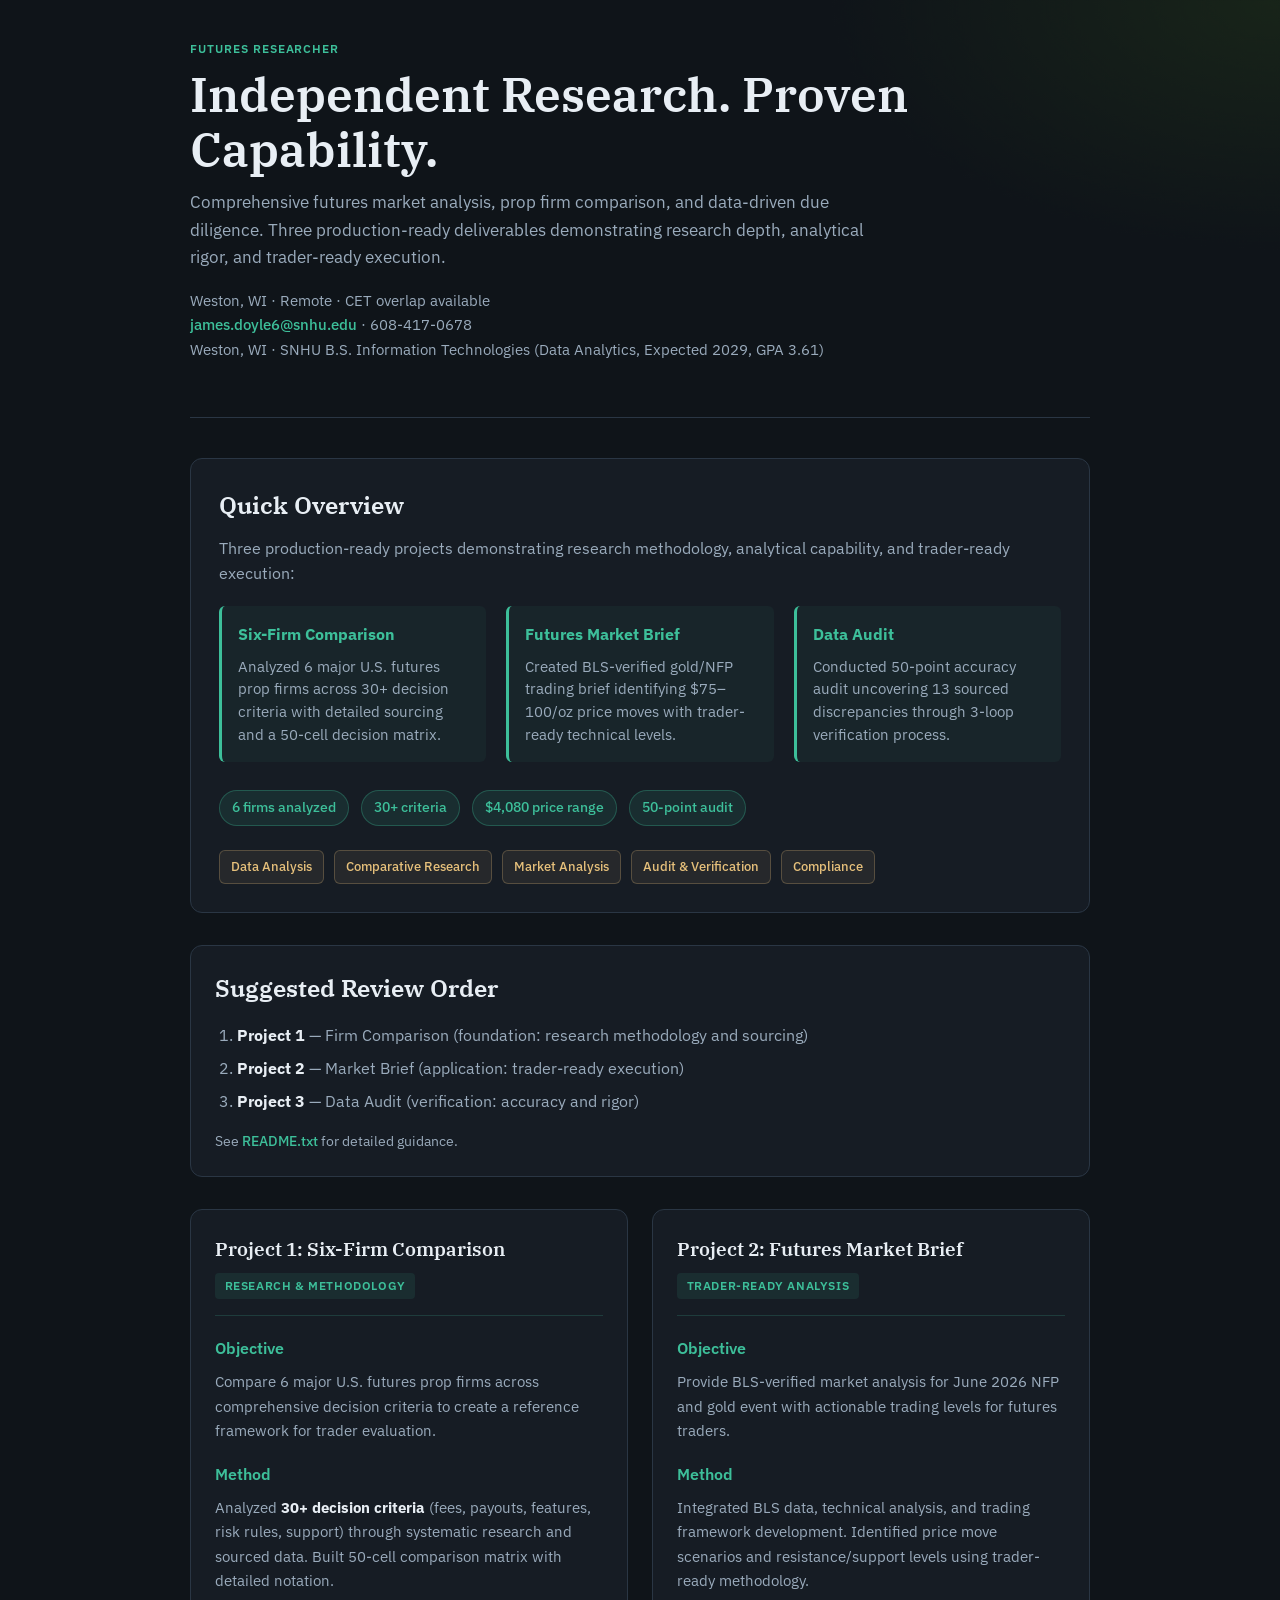
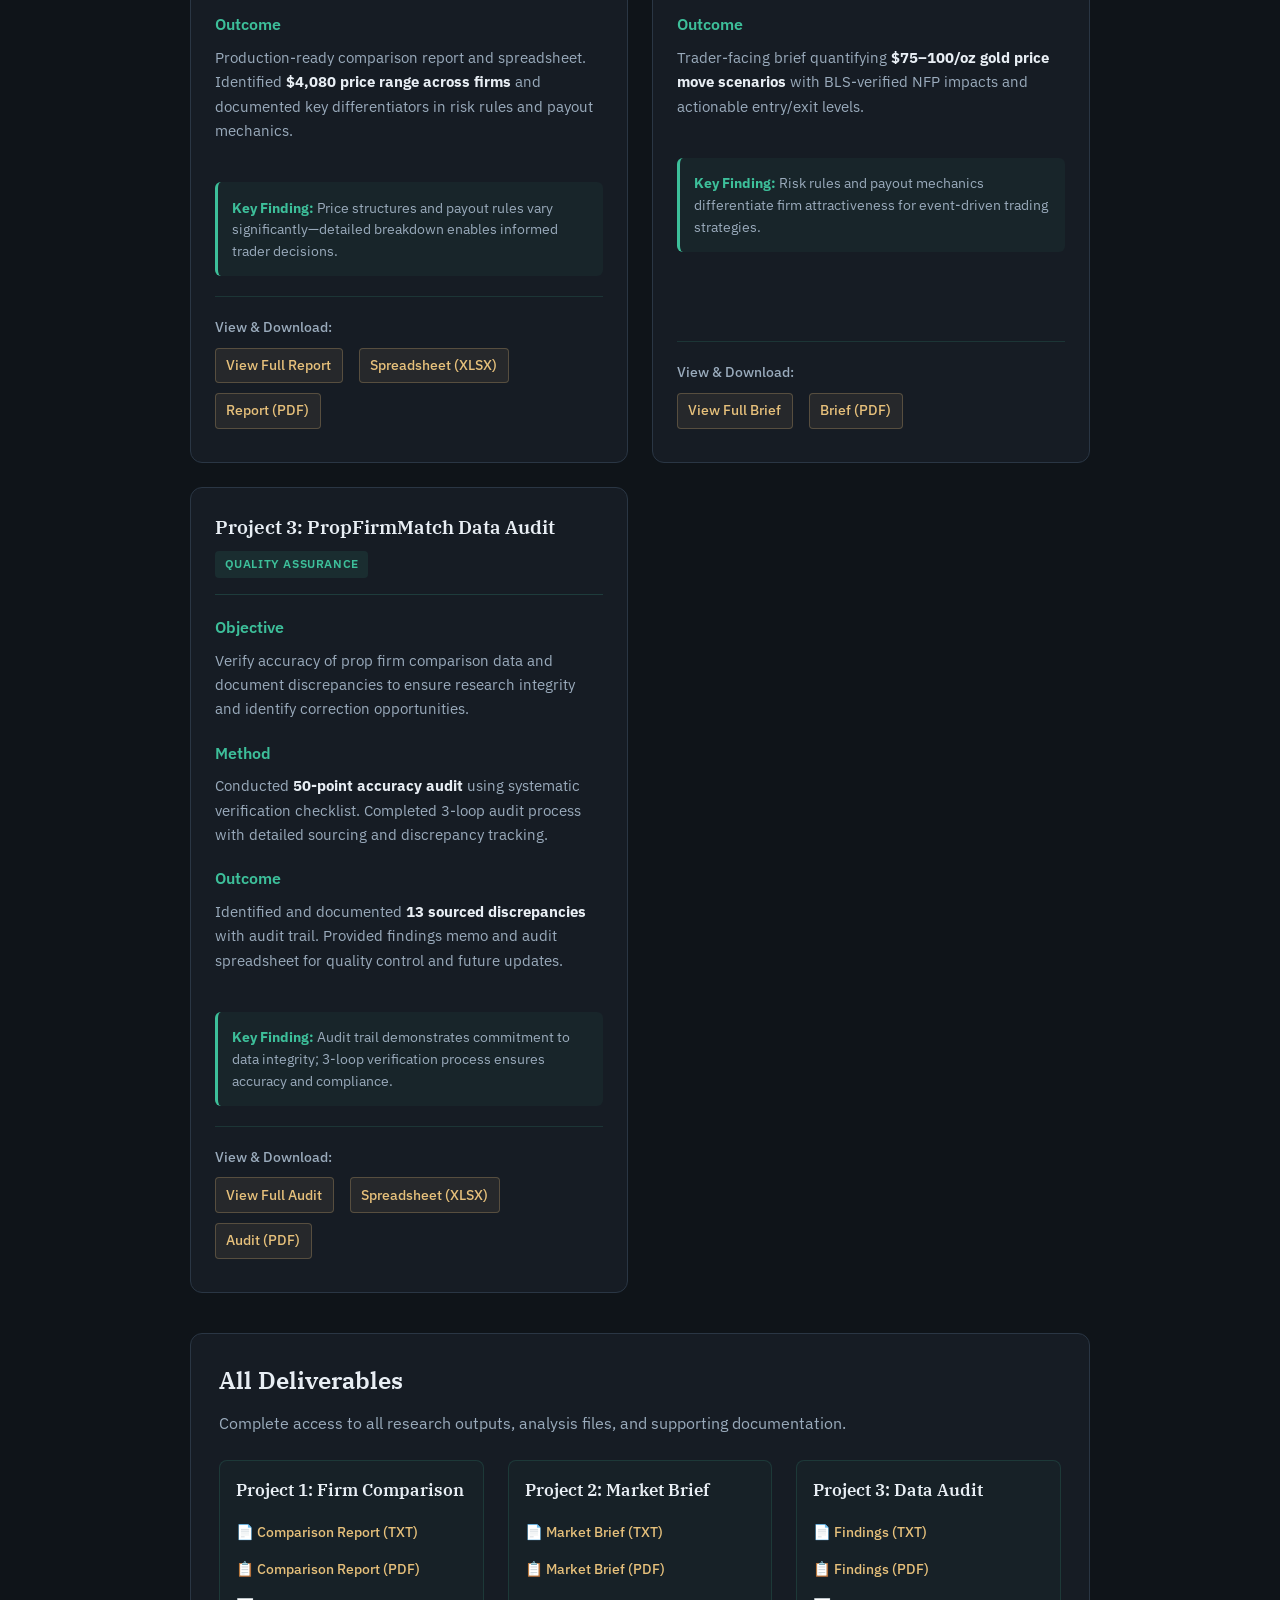
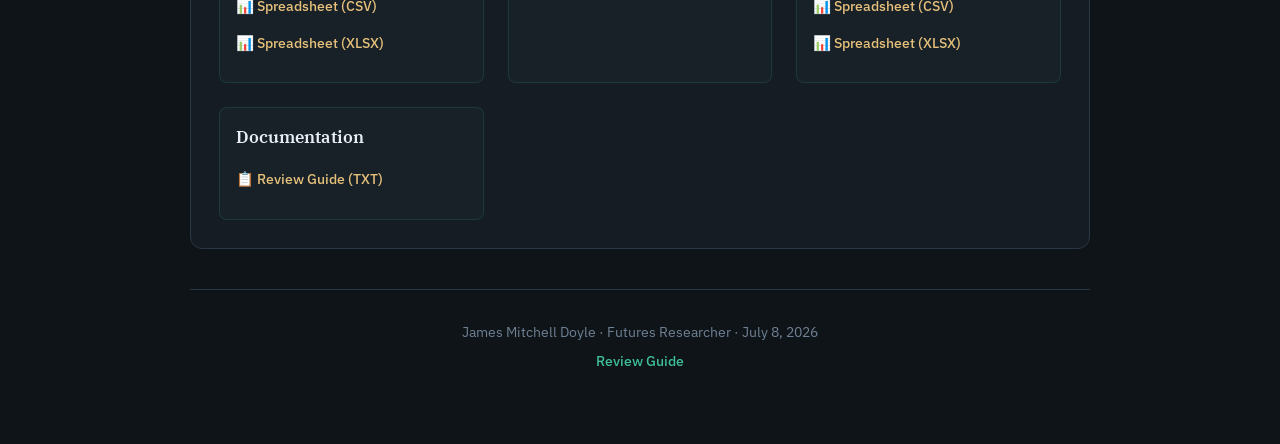
<file: index.html>
<!DOCTYPE html>
<html lang="en">
<head>
  <meta charset="UTF-8" />
  <meta name="viewport" content="width=device-width, initial-scale=1" />
  <title>James Mitchell Doyle — Futures Researcher Portfolio</title>
  <link rel="preconnect" href="https://fonts.googleapis.com" />
  <link rel="preconnect" href="https://fonts.gstatic.com" crossorigin />
  <link href="https://fonts.googleapis.com/css2?family=IBM+Plex+Sans:wght@400;500;600&family=IBM+Plex+Serif:wght@500;600&display=swap" rel="stylesheet" />
  <link rel="stylesheet" href="styles.css" />
</head>
<body>
  <div class="page">
    <!-- HERO SECTION -->
    <header class="hero">
      <p class="eyebrow">Futures Researcher</p>
      <h1>Independent Research. Proven Capability.</h1>
      <p class="lede">Comprehensive futures market analysis, prop firm comparison, and data-driven due diligence. Three production-ready deliverables demonstrating research depth, analytical rigor, and trader-ready execution.</p>
      <p class="meta">Weston, WI · Remote · CET overlap available<br />
        <a href="mailto:james.doyle6@snhu.edu">james.doyle6@snhu.edu</a> · 608-417-0678<br />
        Weston, WI · SNHU B.S. Information Technologies (Data Analytics, Expected 2029, GPA 3.61)</p>
    </header>

    <!-- START-HERE SUMMARY CARD -->
    <section class="summary-card">
      <h2>Quick Overview</h2>
      <p class="summary-intro">Three production-ready projects demonstrating research methodology, analytical capability, and trader-ready execution:</p>

      <div class="achievements">
        <div class="achievement">
          <strong>Six-Firm Comparison</strong>
          <p>Analyzed 6 major U.S. futures prop firms across 30+ decision criteria with detailed sourcing and a 50-cell decision matrix.</p>
        </div>
        <div class="achievement">
          <strong>Futures Market Brief</strong>
          <p>Created BLS-verified gold/NFP trading brief identifying $75–100/oz price moves with trader-ready technical levels.</p>
        </div>
        <div class="achievement">
          <strong>Data Audit</strong>
          <p>Conducted 50-point accuracy audit uncovering 13 sourced discrepancies through 3-loop verification process.</p>
        </div>
      </div>

      <div class="metric-pills">
        <span class="pill">6 firms analyzed</span>
        <span class="pill">30+ criteria</span>
        <span class="pill">$4,080 price range</span>
        <span class="pill">50-point audit</span>
      </div>

      <div class="badge-row">
        <span class="badge">Data Analysis</span>
        <span class="badge">Comparative Research</span>
        <span class="badge">Market Analysis</span>
        <span class="badge">Audit & Verification</span>
        <span class="badge">Compliance</span>
      </div>
    </section>

    <!-- REVIEW ORDER GUIDANCE -->
    <section class="review-order">
      <h2>Suggested Review Order</h2>
      <ol class="steps">
        <li><strong>Project 1</strong> — Firm Comparison (foundation: research methodology and sourcing)</li>
        <li><strong>Project 2</strong> — Market Brief (application: trader-ready execution)</li>
        <li><strong>Project 3</strong> — Data Audit (verification: accuracy and rigor)</li>
      </ol>
      <p class="note">See <a href="README.txt">README.txt</a> for detailed guidance.</p>
    </section>

    <!-- PROJECT CARDS GRID -->
    <div class="projects-grid">
      <!-- PROJECT 1 -->
      <article class="project-card">
        <div class="project-header">
          <h3>Project 1: Six-Firm Comparison</h3>
          <span class="project-tag">Research & Methodology</span>
        </div>

        <div class="project-section">
          <h4>Objective</h4>
          <p>Compare 6 major U.S. futures prop firms across comprehensive decision criteria to create a reference framework for trader evaluation.</p>
        </div>

        <div class="project-section">
          <h4>Method</h4>
          <p>Analyzed <strong>30+ decision criteria</strong> (fees, payouts, features, risk rules, support) through systematic research and sourced data. Built 50-cell comparison matrix with detailed notation.</p>
        </div>

        <div class="project-section">
          <h4>Outcome</h4>
          <p>Production-ready comparison report and spreadsheet. Identified <strong>$4,080 price range across firms</strong> and documented key differentiators in risk rules and payout mechanics.</p>
        </div>

        <div class="callout">
          <strong>Key Finding:</strong> Price structures and payout rules vary significantly—detailed breakdown enables informed trader decisions.
        </div>

        <div class="project-downloads">
          <span class="download-label">View & Download:</span>
          <a href="project-1-firm-comparison.html" class="download-link">View Full Report</a>
          <a href="Project-1-Comparison-Spreadsheet.xlsx" class="download-link">Spreadsheet (XLSX)</a>
          <a href="Project-1-Firm-Comparison-Report.pdf" class="download-link">Report (PDF)</a>
        </div>
      </article>

      <!-- PROJECT 2 -->
      <article class="project-card">
        <div class="project-header">
          <h3>Project 2: Futures Market Brief</h3>
          <span class="project-tag">Trader-Ready Analysis</span>
        </div>

        <div class="project-section">
          <h4>Objective</h4>
          <p>Provide BLS-verified market analysis for June 2026 NFP and gold event with actionable trading levels for futures traders.</p>
        </div>

        <div class="project-section">
          <h4>Method</h4>
          <p>Integrated BLS data, technical analysis, and trading framework development. Identified price move scenarios and resistance/support levels using trader-ready methodology.</p>
        </div>

        <div class="project-section">
          <h4>Outcome</h4>
          <p>Trader-facing brief quantifying <strong>$75–100/oz gold price move scenarios</strong> with BLS-verified NFP impacts and actionable entry/exit levels.</p>
        </div>

        <div class="callout">
          <strong>Key Finding:</strong> Risk rules and payout mechanics differentiate firm attractiveness for event-driven trading strategies.
        </div>

        <div class="project-downloads">
          <span class="download-label">View & Download:</span>
          <a href="project-2-market-brief.html" class="download-link">View Full Brief</a>
          <a href="Project-2-Futures-Market-Brief.pdf" class="download-link">Brief (PDF)</a>
        </div>
      </article>

      <!-- PROJECT 3 -->
      <article class="project-card">
        <div class="project-header">
          <h3>Project 3: PropFirmMatch Data Audit</h3>
          <span class="project-tag">Quality Assurance</span>
        </div>

        <div class="project-section">
          <h4>Objective</h4>
          <p>Verify accuracy of prop firm comparison data and document discrepancies to ensure research integrity and identify correction opportunities.</p>
        </div>

        <div class="project-section">
          <h4>Method</h4>
          <p>Conducted <strong>50-point accuracy audit</strong> using systematic verification checklist. Completed 3-loop audit process with detailed sourcing and discrepancy tracking.</p>
        </div>

        <div class="project-section">
          <h4>Outcome</h4>
          <p>Identified and documented <strong>13 sourced discrepancies</strong> with audit trail. Provided findings memo and audit spreadsheet for quality control and future updates.</p>
        </div>

        <div class="callout">
          <strong>Key Finding:</strong> Audit trail demonstrates commitment to data integrity; 3-loop verification process ensures accuracy and compliance.
        </div>

        <div class="project-downloads">
          <span class="download-label">View & Download:</span>
          <a href="project-3-data-audit.html" class="download-link">View Full Audit</a>
          <a href="Project-3-Audit-Spreadsheet.xlsx" class="download-link">Spreadsheet (XLSX)</a>
          <a href="Project-3-Data-Accuracy-Audit.pdf" class="download-link">Audit (PDF)</a>
        </div>
      </article>
    </div>

    <!-- EVIDENCE / FULL DOWNLOADS SECTION -->
    <section class="downloads-section">
      <h2>All Deliverables</h2>
      <p>Complete access to all research outputs, analysis files, and supporting documentation.</p>

      <div class="downloads-grid">
        <div class="download-group">
          <h3>Project 1: Firm Comparison</h3>
          <ul class="download-list">
            <li><a href="Project-1-Firm-Comparison-Report.txt">📄 Comparison Report (TXT)</a></li>
            <li><a href="Project-1-Firm-Comparison-Report.pdf">📋 Comparison Report (PDF)</a></li>
            <li><a href="Project-1-Comparison-Spreadsheet.csv">📊 Spreadsheet (CSV)</a></li>
            <li><a href="Project-1-Comparison-Spreadsheet.xlsx">📊 Spreadsheet (XLSX)</a></li>
          </ul>
        </div>

        <div class="download-group">
          <h3>Project 2: Market Brief</h3>
          <ul class="download-list">
            <li><a href="Project-2-Futures-Market-Brief.txt">📄 Market Brief (TXT)</a></li>
            <li><a href="Project-2-Futures-Market-Brief.pdf">📋 Market Brief (PDF)</a></li>
          </ul>
        </div>

        <div class="download-group">
          <h3>Project 3: Data Audit</h3>
          <ul class="download-list">
            <li><a href="Project-3-Data-Accuracy-Audit.txt">📄 Findings (TXT)</a></li>
            <li><a href="Project-3-Data-Accuracy-Audit.pdf">📋 Findings (PDF)</a></li>
            <li><a href="Project-3-Audit-Spreadsheet.csv">📊 Spreadsheet (CSV)</a></li>
            <li><a href="Project-3-Audit-Spreadsheet.xlsx">📊 Spreadsheet (XLSX)</a></li>
          </ul>
        </div>

        <div class="download-group">
          <h3>Documentation</h3>
          <ul class="download-list">
            <li><a href="README.txt">📋 Review Guide (TXT)</a></li>
          </ul>
        </div>
      </div>
    </section>

    <footer>
      <p>James Mitchell Doyle · Futures Researcher · July 8, 2026</p>
      <p><a href="README.txt">Review Guide</a></p>
    </footer>
  </div>
</body>
</html>
</file>
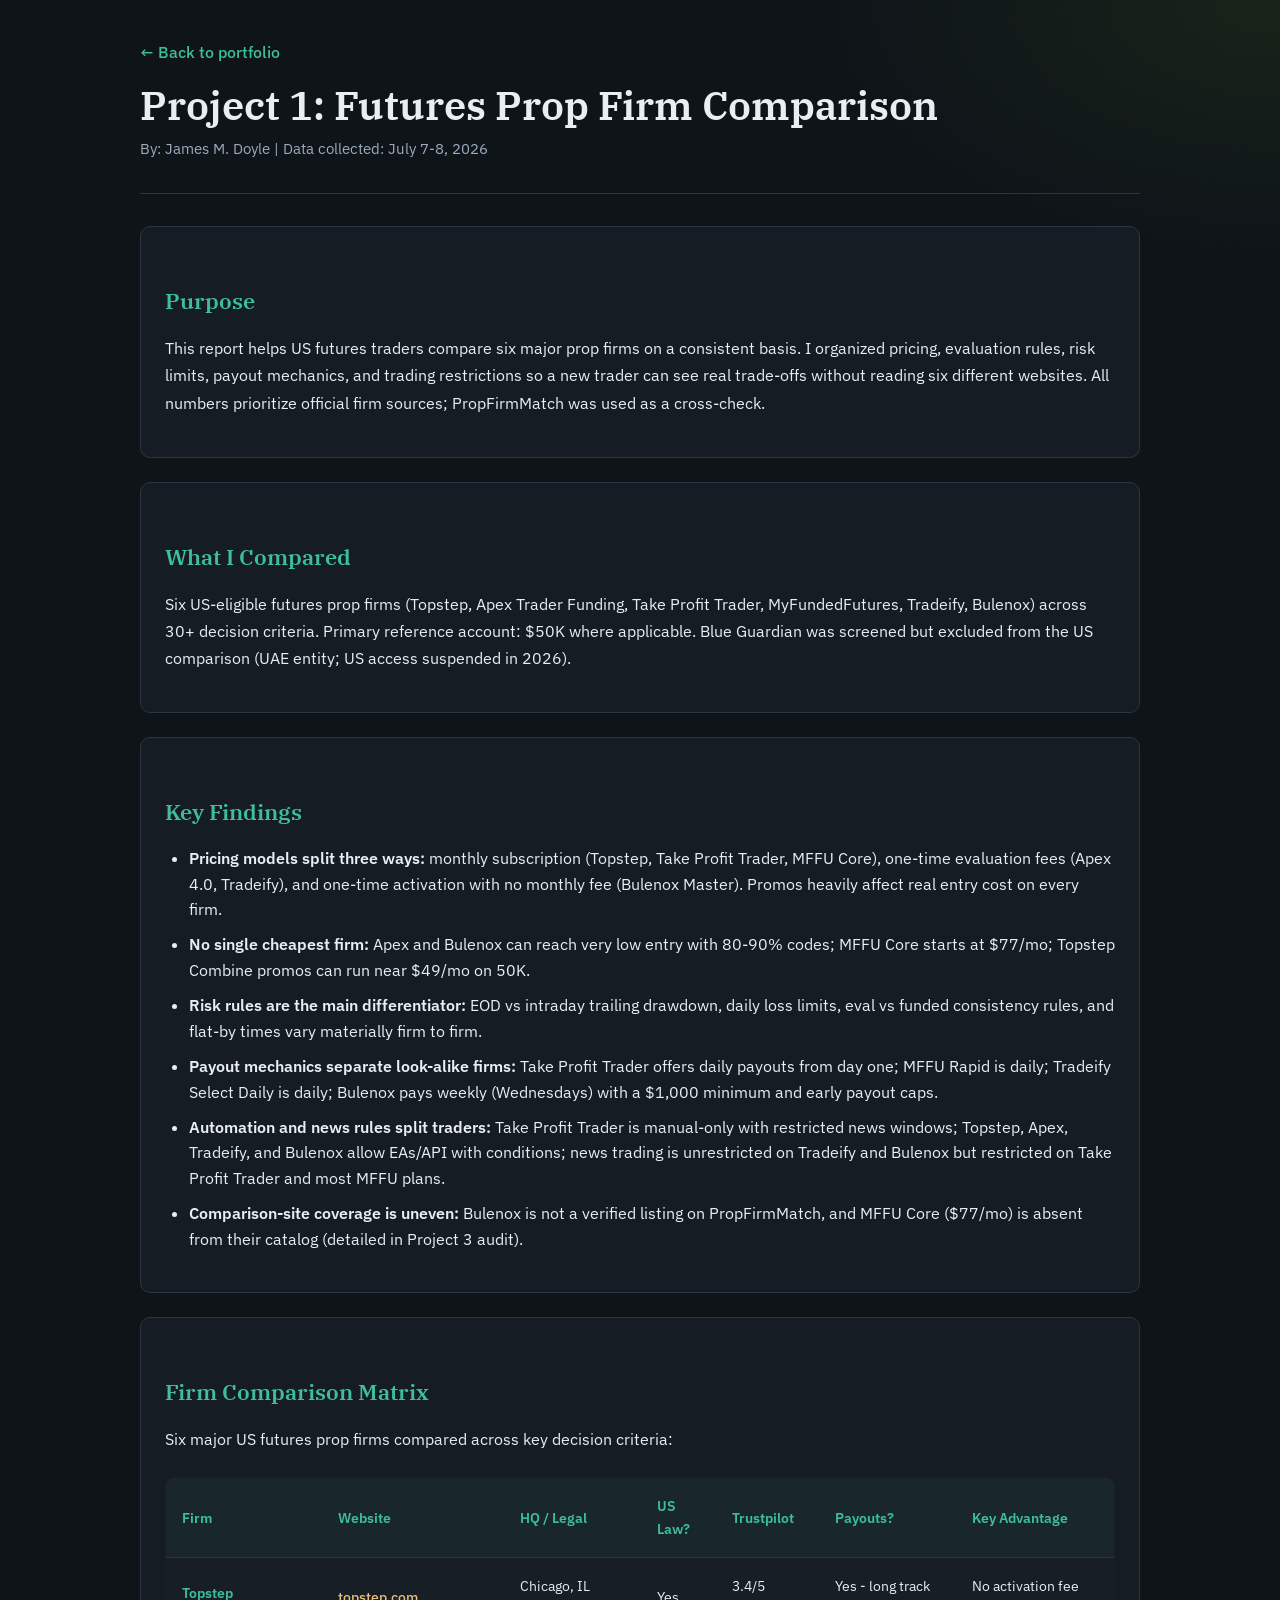
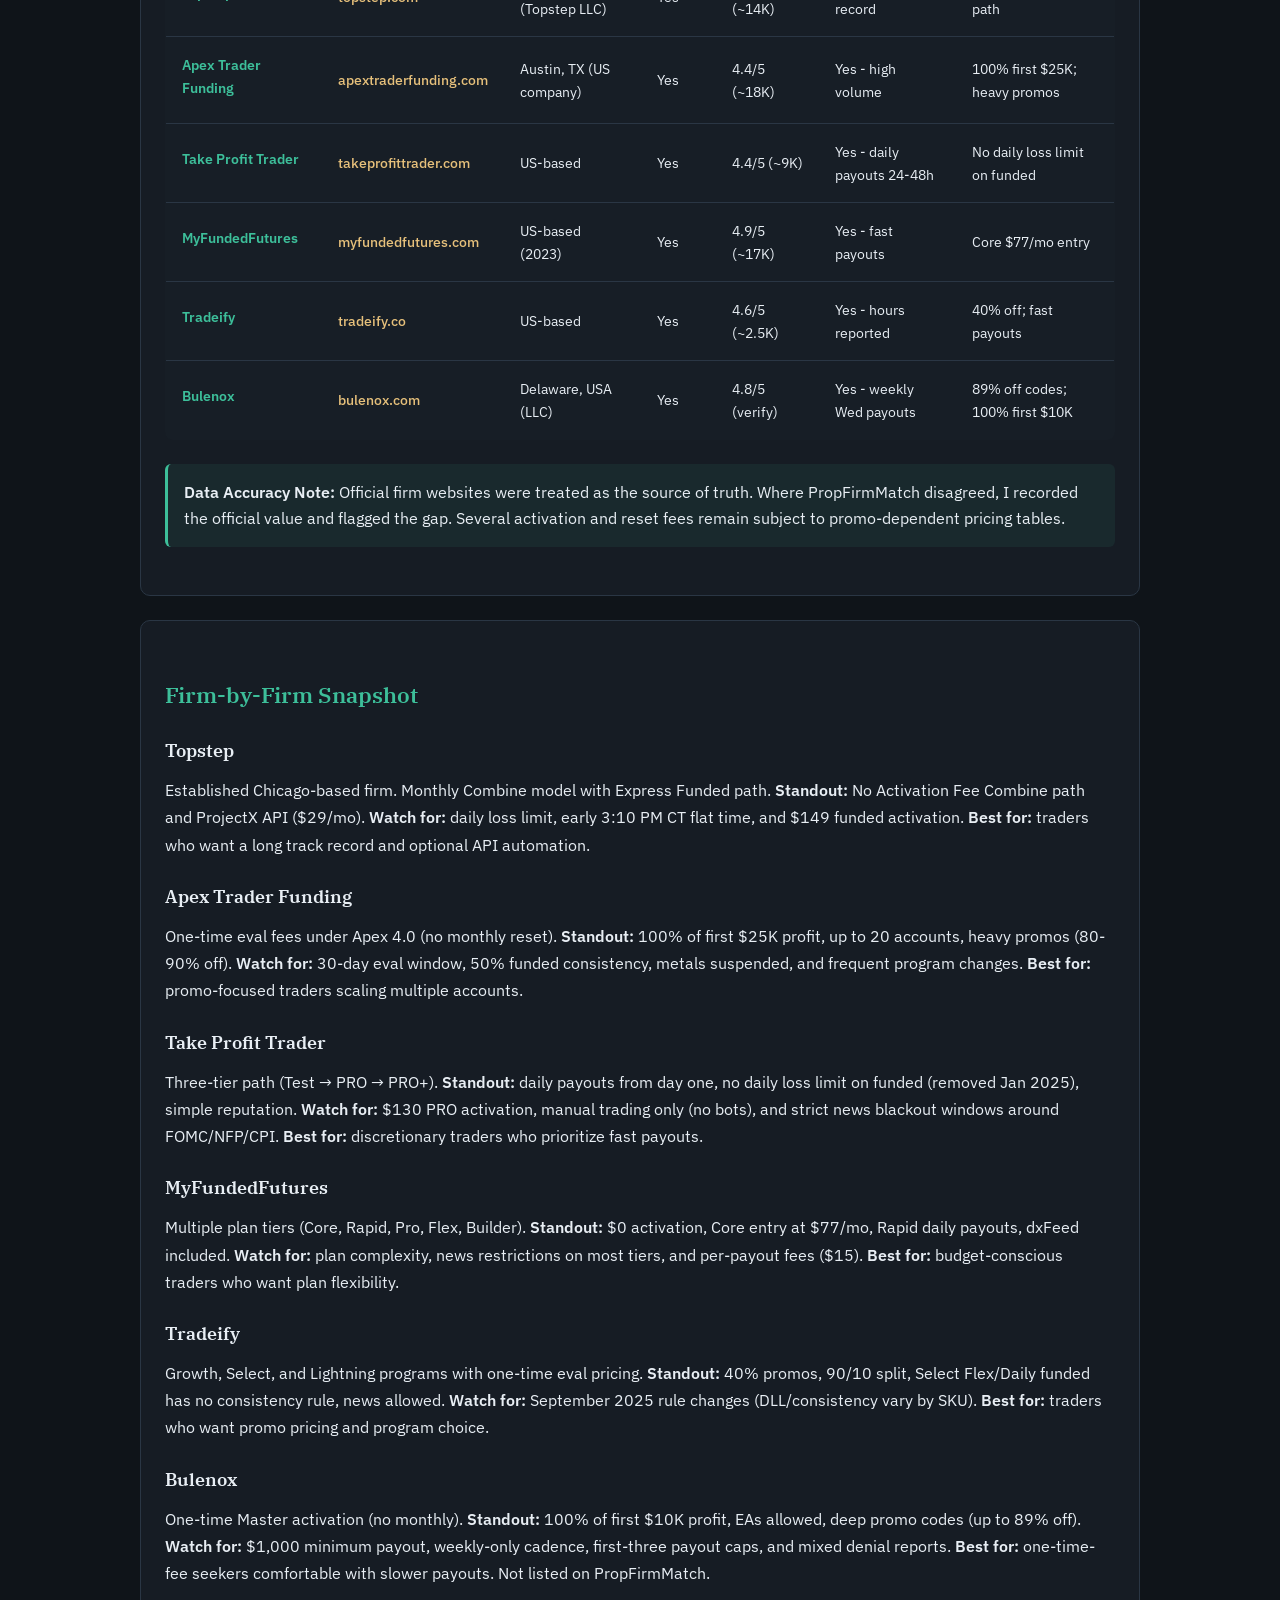
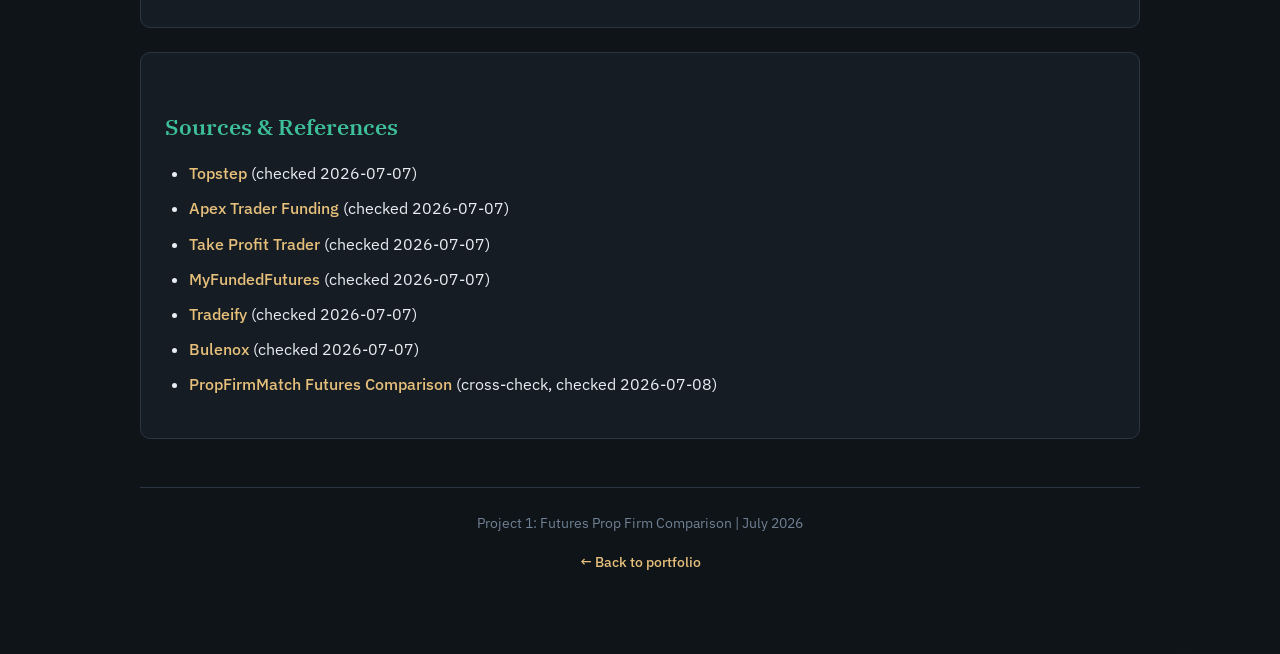
<file: project-1-firm-comparison.html>
<!DOCTYPE html>
<html lang="en">
<head>
  <meta charset="UTF-8" />
  <meta name="viewport" content="width=device-width, initial-scale=1" />
  <title>Project 1: Futures Prop Firm Comparison</title>
  <link rel="preconnect" href="https://fonts.googleapis.com" />
  <link rel="preconnect" href="https://fonts.gstatic.com" crossorigin />
  <link href="https://fonts.googleapis.com/css2?family=IBM+Plex+Sans:wght@400;500;600&family=IBM+Plex+Serif:wght@500;600&display=swap" rel="stylesheet" />
  <style>
    :root {
      --bg: #0f1419;
      --panel: #171e26;
      --ink: #e8eef4;
      --muted: #9aabbc;
      --line: #2a3644;
      --accent: #3dbf9a;
      --warn: #e6c07b;
    }

    * { box-sizing: border-box; }

    html, body {
      margin: 0;
      padding: 0;
      background: radial-gradient(1200px 600px at 10% -10%, #1a2a33 0%, transparent 55%), 
                  radial-gradient(900px 500px at 100% 0%, #182419 0%, transparent 50%), 
                  var(--bg);
      color: var(--ink);
      font-family: "IBM Plex Sans", system-ui, sans-serif;
      line-height: 1.6;
    }

    .page {
      width: min(1000px, calc(100% - 2rem));
      margin: 0 auto;
      padding: 2.5rem 0 4rem;
    }

    header {
      border-bottom: 1px solid var(--line);
      padding-bottom: 2rem;
      margin-bottom: 2rem;
    }

    .nav-back {
      display: inline-block;
      margin-bottom: 1rem;
      color: var(--accent);
      text-decoration: none;
      font-weight: 500;
    }

    .nav-back:hover { text-decoration: underline; }

    h1 {
      margin: 0 0 0.5rem;
      font-family: "IBM Plex Serif", Georgia, serif;
      font-weight: 600;
      font-size: clamp(2rem, 4vw, 2.5rem);
      line-height: 1.15;
    }

    .meta-line {
      color: var(--muted);
      font-size: 0.95rem;
      margin: 0;
    }

    h2 {
      margin: 2rem 0 1rem;
      font-family: "IBM Plex Serif", Georgia, serif;
      font-size: 1.4rem;
      font-weight: 600;
      color: var(--accent);
    }

    h3 {
      margin: 1.5rem 0 0.75rem;
      font-family: "IBM Plex Serif", Georgia, serif;
      font-size: 1.1rem;
      font-weight: 600;
    }

    p {
      margin: 0 0 1rem;
      line-height: 1.7;
    }

    .section {
      background: color-mix(in srgb, var(--panel) 88%, transparent);
      border: 1px solid var(--line);
      border-radius: 10px;
      padding: 1.5rem;
      margin-bottom: 1.5rem;
    }

    ul {
      margin: 0 0 1rem;
      padding-left: 1.5rem;
    }

    li {
      margin-bottom: 0.6rem;
      line-height: 1.6;
    }

    table {
      width: 100%;
      border-collapse: collapse;
      margin: 1.5rem 0;
      background: var(--panel);
      border: 1px solid var(--line);
      border-radius: 8px;
      overflow: hidden;
    }

    th {
      background: color-mix(in srgb, var(--panel) 95%, var(--accent));
      color: var(--accent);
      padding: 1rem;
      text-align: left;
      font-weight: 600;
      border-bottom: 1px solid var(--line);
      font-size: 0.9rem;
    }

    td {
      padding: 1rem;
      border-bottom: 1px solid var(--line);
      font-size: 0.9rem;
    }

    tr:last-child td { border-bottom: none; }

    tbody tr:hover {
      background: color-mix(in srgb, var(--panel) 95%, transparent);
    }

    strong {
      color: var(--ink);
      font-weight: 600;
    }

    a {
      color: var(--warn);
      text-decoration: none;
      font-weight: 500;
    }

    a:hover { text-decoration: underline; }

    .callout {
      background: rgba(61, 191, 154, 0.08);
      border-left: 3px solid var(--accent);
      padding: 1rem;
      margin: 1.5rem 0;
      border-radius: 6px;
    }

    .firm-name {
      font-weight: 600;
      color: var(--accent);
      display: block;
      margin-bottom: 0.5rem;
    }

    footer {
      margin-top: 3rem;
      padding-top: 1.5rem;
      border-top: 1px solid var(--line);
      text-align: center;
      color: #6f8193;
      font-size: 0.85rem;
    }

    @media (max-width: 768px) {
      .page { width: min(100%, calc(100% - 1rem)); }
      table { font-size: 0.8rem; }
      th, td { padding: 0.75rem; }
      h1 { font-size: 1.6rem; }
    }
  </style>
</head>
<body>
  <div class="page">
    <header>
      <a href="index.html" class="nav-back">← Back to portfolio</a>
      <h1>Project 1: Futures Prop Firm Comparison</h1>
      <p class="meta-line">By: James M. Doyle  |  Data collected: July 7-8, 2026</p>
    </header>

    <section class="section">
      <h2>Purpose</h2>
      <p>This report helps US futures traders compare six major prop firms on a consistent basis. I organized pricing, evaluation rules, risk limits, payout mechanics, and trading restrictions so a new trader can see real trade-offs without reading six different websites. All numbers prioritize official firm sources; PropFirmMatch was used as a cross-check.</p>
    </section>

    <section class="section">
      <h2>What I Compared</h2>
      <p>Six US-eligible futures prop firms (Topstep, Apex Trader Funding, Take Profit Trader, MyFundedFutures, Tradeify, Bulenox) across 30+ decision criteria. Primary reference account: $50K where applicable. Blue Guardian was screened but excluded from the US comparison (UAE entity; US access suspended in 2026).</p>
    </section>

    <section class="section">
      <h2>Key Findings</h2>
      <ul>
        <li><strong>Pricing models split three ways:</strong> monthly subscription (Topstep, Take Profit Trader, MFFU Core), one-time evaluation fees (Apex 4.0, Tradeify), and one-time activation with no monthly fee (Bulenox Master). Promos heavily affect real entry cost on every firm.</li>
        <li><strong>No single cheapest firm:</strong> Apex and Bulenox can reach very low entry with 80-90% codes; MFFU Core starts at $77/mo; Topstep Combine promos can run near $49/mo on 50K.</li>
        <li><strong>Risk rules are the main differentiator:</strong> EOD vs intraday trailing drawdown, daily loss limits, eval vs funded consistency rules, and flat-by times vary materially firm to firm.</li>
        <li><strong>Payout mechanics separate look-alike firms:</strong> Take Profit Trader offers daily payouts from day one; MFFU Rapid is daily; Tradeify Select Daily is daily; Bulenox pays weekly (Wednesdays) with a $1,000 minimum and early payout caps.</li>
        <li><strong>Automation and news rules split traders:</strong> Take Profit Trader is manual-only with restricted news windows; Topstep, Apex, Tradeify, and Bulenox allow EAs/API with conditions; news trading is unrestricted on Tradeify and Bulenox but restricted on Take Profit Trader and most MFFU plans.</li>
        <li><strong>Comparison-site coverage is uneven:</strong> Bulenox is not a verified listing on PropFirmMatch, and MFFU Core ($77/mo) is absent from their catalog (detailed in Project 3 audit).</li>
      </ul>
    </section>

    <section class="section">
      <h2>Firm Comparison Matrix</h2>
      <p>Six major US futures prop firms compared across key decision criteria:</p>
      
      <table>
        <thead>
          <tr>
            <th>Firm</th>
            <th>Website</th>
            <th>HQ / Legal</th>
            <th>US Law?</th>
            <th>Trustpilot</th>
            <th>Payouts?</th>
            <th>Key Advantage</th>
          </tr>
        </thead>
        <tbody>
          <tr>
            <td><span class="firm-name">Topstep</span></td>
            <td><a href="https://www.topstep.com" target="_blank">topstep.com</a></td>
            <td>Chicago, IL (Topstep LLC)</td>
            <td>Yes</td>
            <td>3.4/5 (~14K)</td>
            <td>Yes - long track record</td>
            <td>No activation fee path</td>
          </tr>
          <tr>
            <td><span class="firm-name">Apex Trader Funding</span></td>
            <td><a href="https://apextraderfunding.com" target="_blank">apextraderfunding.com</a></td>
            <td>Austin, TX (US company)</td>
            <td>Yes</td>
            <td>4.4/5 (~18K)</td>
            <td>Yes - high volume</td>
            <td>100% first $25K; heavy promos</td>
          </tr>
          <tr>
            <td><span class="firm-name">Take Profit Trader</span></td>
            <td><a href="https://takeprofittrader.com" target="_blank">takeprofittrader.com</a></td>
            <td>US-based</td>
            <td>Yes</td>
            <td>4.4/5 (~9K)</td>
            <td>Yes - daily payouts 24-48h</td>
            <td>No daily loss limit on funded</td>
          </tr>
          <tr>
            <td><span class="firm-name">MyFundedFutures</span></td>
            <td><a href="https://myfundedfutures.com" target="_blank">myfundedfutures.com</a></td>
            <td>US-based (2023)</td>
            <td>Yes</td>
            <td>4.9/5 (~17K)</td>
            <td>Yes - fast payouts</td>
            <td>Core $77/mo entry</td>
          </tr>
          <tr>
            <td><span class="firm-name">Tradeify</span></td>
            <td><a href="https://tradeify.co" target="_blank">tradeify.co</a></td>
            <td>US-based</td>
            <td>Yes</td>
            <td>4.6/5 (~2.5K)</td>
            <td>Yes - hours reported</td>
            <td>40% off; fast payouts</td>
          </tr>
          <tr>
            <td><span class="firm-name">Bulenox</span></td>
            <td><a href="https://bulenox.com" target="_blank">bulenox.com</a></td>
            <td>Delaware, USA (LLC)</td>
            <td>Yes</td>
            <td>4.8/5 (verify)</td>
            <td>Yes - weekly Wed payouts</td>
            <td>89% off codes; 100% first $10K</td>
          </tr>
        </tbody>
      </table>

      <div class="callout">
        <strong>Data Accuracy Note:</strong> Official firm websites were treated as the source of truth. Where PropFirmMatch disagreed, I recorded the official value and flagged the gap. Several activation and reset fees remain subject to promo-dependent pricing tables.
      </div>
    </section>

    <section class="section">
      <h2>Firm-by-Firm Snapshot</h2>

      <h3>Topstep</h3>
      <p>Established Chicago-based firm. Monthly Combine model with Express Funded path. <strong>Standout:</strong> No Activation Fee Combine path and ProjectX API ($29/mo). <strong>Watch for:</strong> daily loss limit, early 3:10 PM CT flat time, and $149 funded activation. <strong>Best for:</strong> traders who want a long track record and optional API automation.</p>

      <h3>Apex Trader Funding</h3>
      <p>One-time eval fees under Apex 4.0 (no monthly reset). <strong>Standout:</strong> 100% of first $25K profit, up to 20 accounts, heavy promos (80-90% off). <strong>Watch for:</strong> 30-day eval window, 50% funded consistency, metals suspended, and frequent program changes. <strong>Best for:</strong> promo-focused traders scaling multiple accounts.</p>

      <h3>Take Profit Trader</h3>
      <p>Three-tier path (Test → PRO → PRO+). <strong>Standout:</strong> daily payouts from day one, no daily loss limit on funded (removed Jan 2025), simple reputation. <strong>Watch for:</strong> $130 PRO activation, manual trading only (no bots), and strict news blackout windows around FOMC/NFP/CPI. <strong>Best for:</strong> discretionary traders who prioritize fast payouts.</p>

      <h3>MyFundedFutures</h3>
      <p>Multiple plan tiers (Core, Rapid, Pro, Flex, Builder). <strong>Standout:</strong> $0 activation, Core entry at $77/mo, Rapid daily payouts, dxFeed included. <strong>Watch for:</strong> plan complexity, news restrictions on most tiers, and per-payout fees ($15). <strong>Best for:</strong> budget-conscious traders who want plan flexibility.</p>

      <h3>Tradeify</h3>
      <p>Growth, Select, and Lightning programs with one-time eval pricing. <strong>Standout:</strong> 40% promos, 90/10 split, Select Flex/Daily funded has no consistency rule, news allowed. <strong>Watch for:</strong> September 2025 rule changes (DLL/consistency vary by SKU). <strong>Best for:</strong> traders who want promo pricing and program choice.</p>

      <h3>Bulenox</h3>
      <p>One-time Master activation (no monthly). <strong>Standout:</strong> 100% of first $10K profit, EAs allowed, deep promo codes (up to 89% off). <strong>Watch for:</strong> $1,000 minimum payout, weekly-only cadence, first-three payout caps, and mixed denial reports. <strong>Best for:</strong> one-time-fee seekers comfortable with slower payouts. Not listed on PropFirmMatch.</p>
    </section>

    <section class="section">
      <h2>Sources & References</h2>
      <ul>
        <li><a href="https://www.topstep.com/" target="_blank">Topstep</a> (checked 2026-07-07)</li>
        <li><a href="https://apextraderfunding.com/" target="_blank">Apex Trader Funding</a> (checked 2026-07-07)</li>
        <li><a href="https://takeprofittrader.com/" target="_blank">Take Profit Trader</a> (checked 2026-07-07)</li>
        <li><a href="https://myfundedfutures.com/" target="_blank">MyFundedFutures</a> (checked 2026-07-07)</li>
        <li><a href="https://tradeify.co/" target="_blank">Tradeify</a> (checked 2026-07-07)</li>
        <li><a href="https://bulenox.com/" target="_blank">Bulenox</a> (checked 2026-07-07)</li>
        <li><a href="https://propfirmmatch.com/futures" target="_blank">PropFirmMatch Futures Comparison</a> (cross-check, checked 2026-07-08)</li>
      </ul>
    </section>

    <footer>
      <p>Project 1: Futures Prop Firm Comparison | July 2026</p>
      <p><a href="index.html">← Back to portfolio</a></p>
    </footer>
  </div>
</body>
</html>
</file>
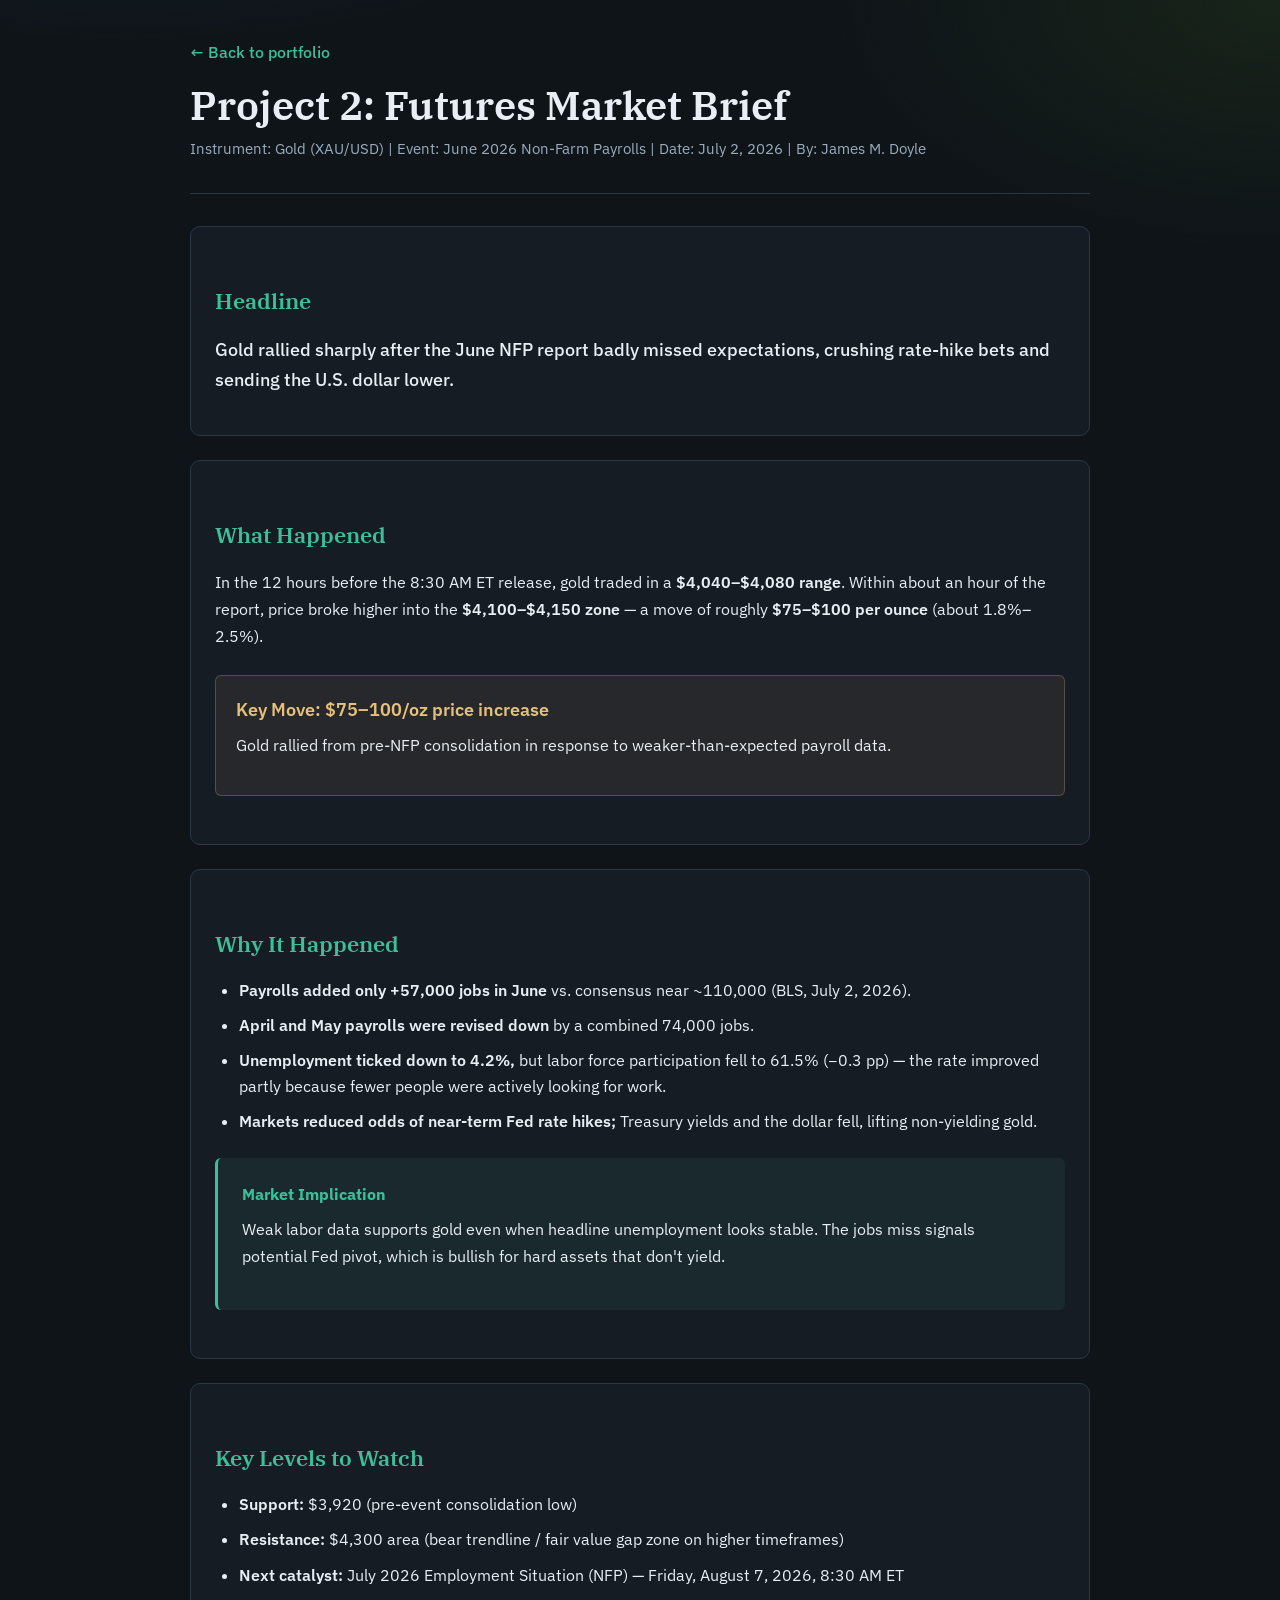
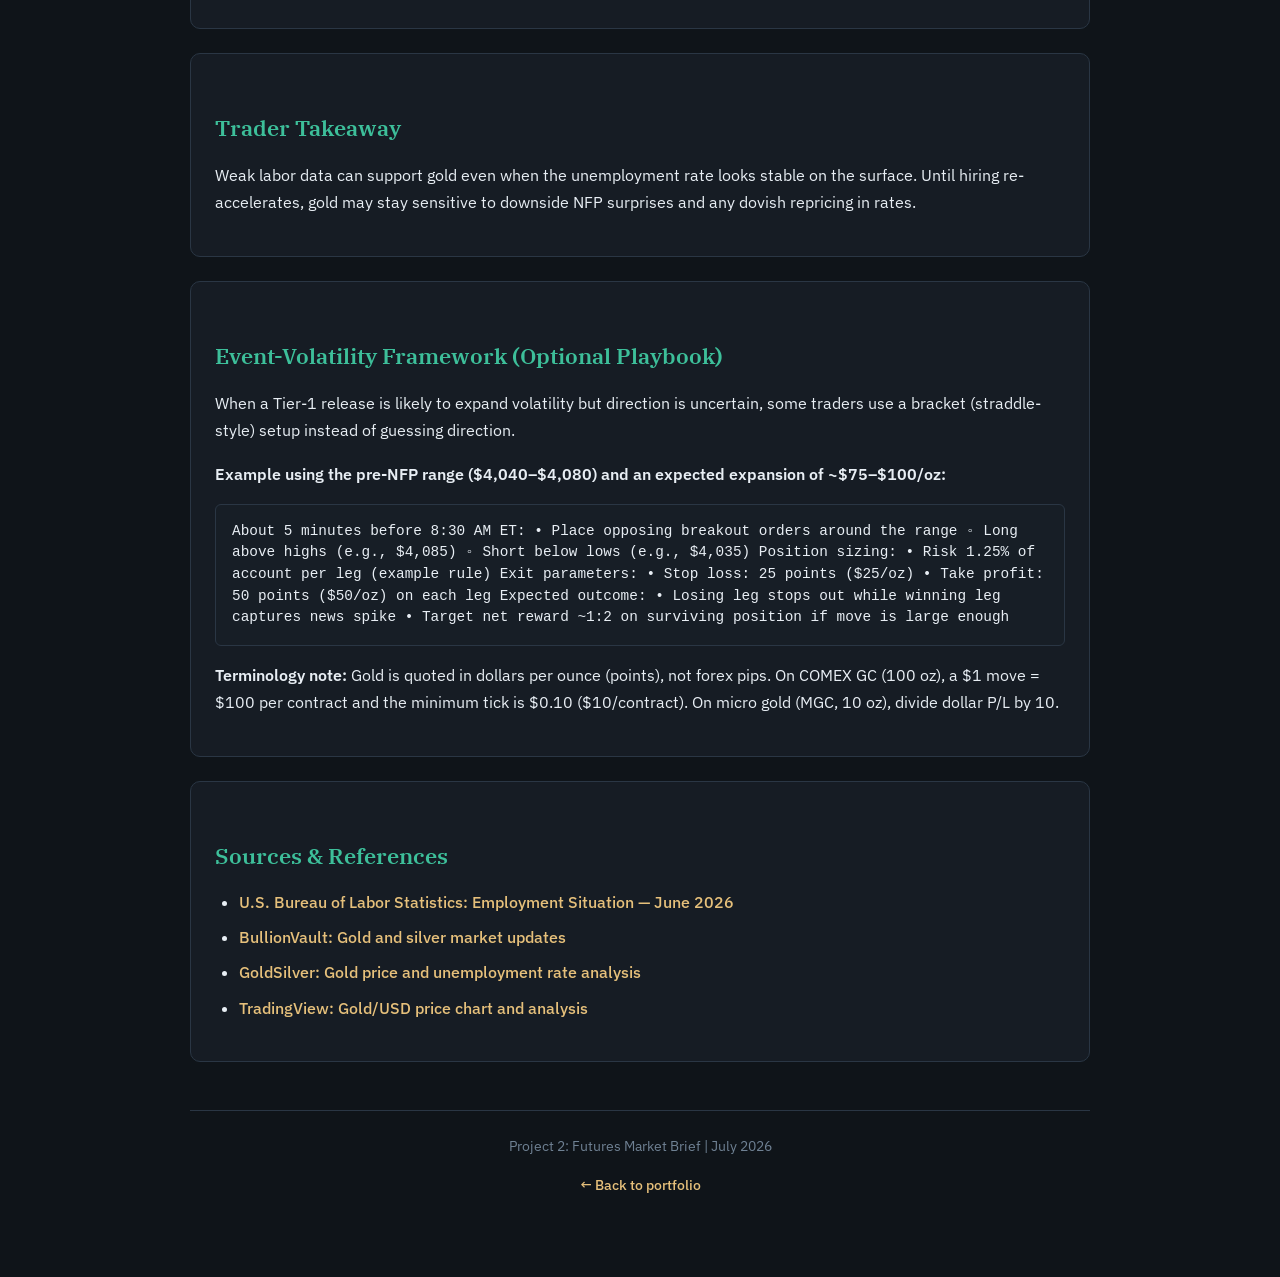
<file: project-2-market-brief.html>
<!DOCTYPE html>
<html lang="en">
<head>
  <meta charset="UTF-8" />
  <meta name="viewport" content="width=device-width, initial-scale=1" />
  <title>Project 2: Futures Market Brief</title>
  <link rel="preconnect" href="https://fonts.googleapis.com" />
  <link rel="preconnect" href="https://fonts.gstatic.com" crossorigin />
  <link href="https://fonts.googleapis.com/css2?family=IBM+Plex+Sans:wght@400;500;600&family=IBM+Plex+Serif:wght@500;600&display=swap" rel="stylesheet" />
  <style>
    :root {
      --bg: #0f1419;
      --panel: #171e26;
      --ink: #e8eef4;
      --muted: #9aabbc;
      --line: #2a3644;
      --accent: #3dbf9a;
      --warn: #e6c07b;
    }

    * { box-sizing: border-box; }

    html, body {
      margin: 0;
      padding: 0;
      background: radial-gradient(1200px 600px at 10% -10%, #1a2a33 0%, transparent 55%), 
                  radial-gradient(900px 500px at 100% 0%, #182419 0%, transparent 50%), 
                  var(--bg);
      color: var(--ink);
      font-family: "IBM Plex Sans", system-ui, sans-serif;
      line-height: 1.6;
    }

    .page {
      width: min(900px, calc(100% - 2rem));
      margin: 0 auto;
      padding: 2.5rem 0 4rem;
    }

    header {
      border-bottom: 1px solid var(--line);
      padding-bottom: 2rem;
      margin-bottom: 2rem;
    }

    .nav-back {
      display: inline-block;
      margin-bottom: 1rem;
      color: var(--accent);
      text-decoration: none;
      font-weight: 500;
    }

    .nav-back:hover { text-decoration: underline; }

    h1 {
      margin: 0 0 0.5rem;
      font-family: "IBM Plex Serif", Georgia, serif;
      font-weight: 600;
      font-size: clamp(2rem, 4vw, 2.5rem);
      line-height: 1.15;
    }

    .meta-line {
      color: var(--muted);
      font-size: 0.95rem;
      margin: 0;
    }

    h2 {
      margin: 2rem 0 1rem;
      font-family: "IBM Plex Serif", Georgia, serif;
      font-size: 1.4rem;
      font-weight: 600;
      color: var(--accent);
    }

    h3 {
      margin: 1.5rem 0 0.75rem;
      font-family: "IBM Plex Serif", Georgia, serif;
      font-size: 1.1rem;
      font-weight: 600;
    }

    p {
      margin: 0 0 1rem;
      line-height: 1.7;
    }

    .section {
      background: color-mix(in srgb, var(--panel) 88%, transparent);
      border: 1px solid var(--line);
      border-radius: 10px;
      padding: 1.5rem;
      margin-bottom: 1.5rem;
    }

    ul {
      margin: 0 0 1rem;
      padding-left: 1.5rem;
    }

    li {
      margin-bottom: 0.6rem;
      line-height: 1.6;
    }

    .callout {
      background: rgba(61, 191, 154, 0.08);
      border-left: 3px solid var(--accent);
      padding: 1.5rem;
      margin: 1.5rem 0;
      border-radius: 6px;
    }

    .callout h4 {
      margin: 0 0 0.5rem;
      color: var(--accent);
      font-size: 1rem;
    }

    .key-metric {
      background: rgba(230, 192, 123, 0.08);
      border: 1px solid rgba(230, 192, 123, 0.25);
      border-radius: 6px;
      padding: 1.25rem;
      margin: 1.5rem 0;
    }

    .key-metric strong {
      color: var(--warn);
      display: block;
      margin-bottom: 0.5rem;
      font-size: 1.1rem;
    }

    strong {
      color: var(--ink);
      font-weight: 600;
    }

    a {
      color: var(--warn);
      text-decoration: none;
      font-weight: 500;
    }

    a:hover { text-decoration: underline; }

    .code-block {
      background: var(--panel);
      border: 1px solid var(--line);
      border-radius: 6px;
      padding: 1rem;
      margin: 1rem 0;
      font-family: 'Courier New', monospace;
      font-size: 0.9rem;
      overflow-x: auto;
      line-height: 1.5;
    }

    footer {
      margin-top: 3rem;
      padding-top: 1.5rem;
      border-top: 1px solid var(--line);
      text-align: center;
      color: #6f8193;
      font-size: 0.85rem;
    }

    @media (max-width: 768px) {
      .page { width: min(100%, calc(100% - 1rem)); }
      h1 { font-size: 1.6rem; }
      .key-metric { padding: 1rem; }
    }
  </style>
</head>
<body>
  <div class="page">
    <header>
      <a href="index.html" class="nav-back">← Back to portfolio</a>
      <h1>Project 2: Futures Market Brief</h1>
      <p class="meta-line">Instrument: Gold (XAU/USD) | Event: June 2026 Non-Farm Payrolls | Date: July 2, 2026 | By: James M. Doyle</p>
    </header>

    <section class="section">
      <h2>Headline</h2>
      <p style="font-size: 1.1rem; font-weight: 500;">Gold rallied sharply after the June NFP report badly missed expectations, crushing rate-hike bets and sending the U.S. dollar lower.</p>
    </section>

    <section class="section">
      <h2>What Happened</h2>
      <p>In the 12 hours before the 8:30 AM ET release, gold traded in a <strong>$4,040–$4,080 range</strong>. Within about an hour of the report, price broke higher into the <strong>$4,100–$4,150 zone</strong> — a move of roughly <strong>$75–$100 per ounce</strong> (about 1.8%–2.5%).</p>
      
      <div class="key-metric">
        <strong>Key Move: $75–100/oz price increase</strong>
        <p>Gold rallied from pre-NFP consolidation in response to weaker-than-expected payroll data.</p>
      </div>
    </section>

    <section class="section">
      <h2>Why It Happened</h2>
      <ul>
        <li><strong>Payrolls added only +57,000 jobs in June</strong> vs. consensus near ~110,000 (BLS, July 2, 2026).</li>
        <li><strong>April and May payrolls were revised down</strong> by a combined 74,000 jobs.</li>
        <li><strong>Unemployment ticked down to 4.2%,</strong> but labor force participation fell to 61.5% (−0.3 pp) — the rate improved partly because fewer people were actively looking for work.</li>
        <li><strong>Markets reduced odds of near-term Fed rate hikes;</strong> Treasury yields and the dollar fell, lifting non-yielding gold.</li>
      </ul>

      <div class="callout">
        <h4>Market Implication</h4>
        <p>Weak labor data supports gold even when headline unemployment looks stable. The jobs miss signals potential Fed pivot, which is bullish for hard assets that don't yield.</p>
      </div>
    </section>

    <section class="section">
      <h2>Key Levels to Watch</h2>
      <ul>
        <li><strong>Support:</strong> $3,920 (pre-event consolidation low)</li>
        <li><strong>Resistance:</strong> $4,300 area (bear trendline / fair value gap zone on higher timeframes)</li>
        <li><strong>Next catalyst:</strong> July 2026 Employment Situation (NFP) — Friday, August 7, 2026, 8:30 AM ET</li>
      </ul>
    </section>

    <section class="section">
      <h2>Trader Takeaway</h2>
      <p>Weak labor data can support gold even when the unemployment rate looks stable on the surface. Until hiring re-accelerates, gold may stay sensitive to downside NFP surprises and any dovish repricing in rates.</p>
    </section>

    <section class="section">
      <h2>Event-Volatility Framework (Optional Playbook)</h2>
      <p>When a Tier-1 release is likely to expand volatility but direction is uncertain, some traders use a bracket (straddle-style) setup instead of guessing direction.</p>

      <p><strong>Example using the pre-NFP range ($4,040–$4,080) and an expected expansion of ~$75–$100/oz:</strong></p>

      <div class="code-block">
About 5 minutes before 8:30 AM ET:
  • Place opposing breakout orders around the range
    ◦ Long above highs (e.g., $4,085)
    ◦ Short below lows (e.g., $4,035)

Position sizing:
  • Risk 1.25% of account per leg (example rule)

Exit parameters:
  • Stop loss: 25 points ($25/oz)
  • Take profit: 50 points ($50/oz) on each leg

Expected outcome:
  • Losing leg stops out while winning leg captures news spike
  • Target net reward ~1:2 on surviving position if move is large enough
      </div>

      <p><strong>Terminology note:</strong> Gold is quoted in dollars per ounce (points), not forex pips. On COMEX GC (100 oz), a $1 move = $100 per contract and the minimum tick is $0.10 ($10/contract). On micro gold (MGC, 10 oz), divide dollar P/L by 10.</p>
    </section>

    <section class="section">
      <h2>Sources & References</h2>
      <ul>
        <li><a href="https://www.bls.gov/news.release/archives/empsit_07022026.htm" target="_blank">U.S. Bureau of Labor Statistics: Employment Situation — June 2026</a></li>
        <li><a href="https://www.bullionvault.com/" target="_blank">BullionVault: Gold and silver market updates</a></li>
        <li><a href="https://goldsilver.com/" target="_blank">GoldSilver: Gold price and unemployment rate analysis</a></li>
        <li><a href="https://www.tradingview.com/" target="_blank">TradingView: Gold/USD price chart and analysis</a></li>
      </ul>
    </section>

    <footer>
      <p>Project 2: Futures Market Brief | July 2026</p>
      <p><a href="index.html">← Back to portfolio</a></p>
    </footer>
  </div>
</body>
</html>
</file>
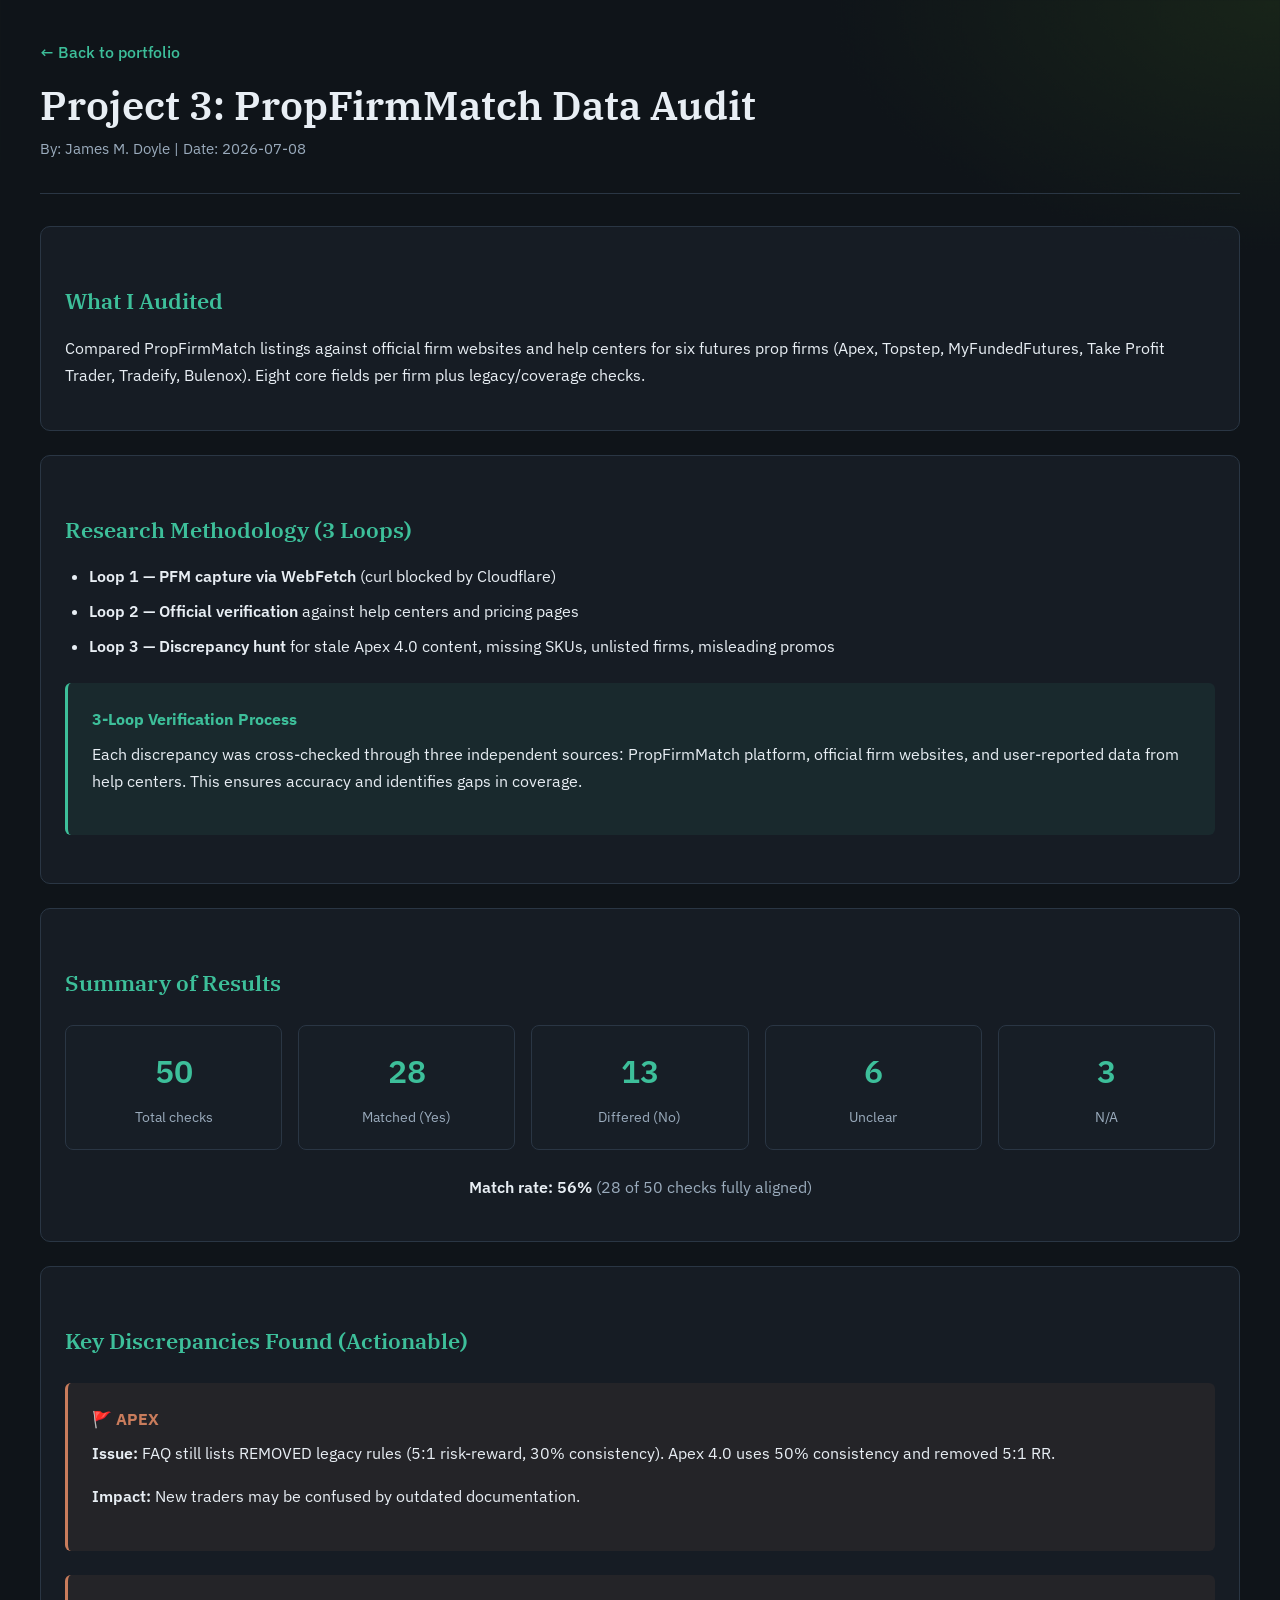
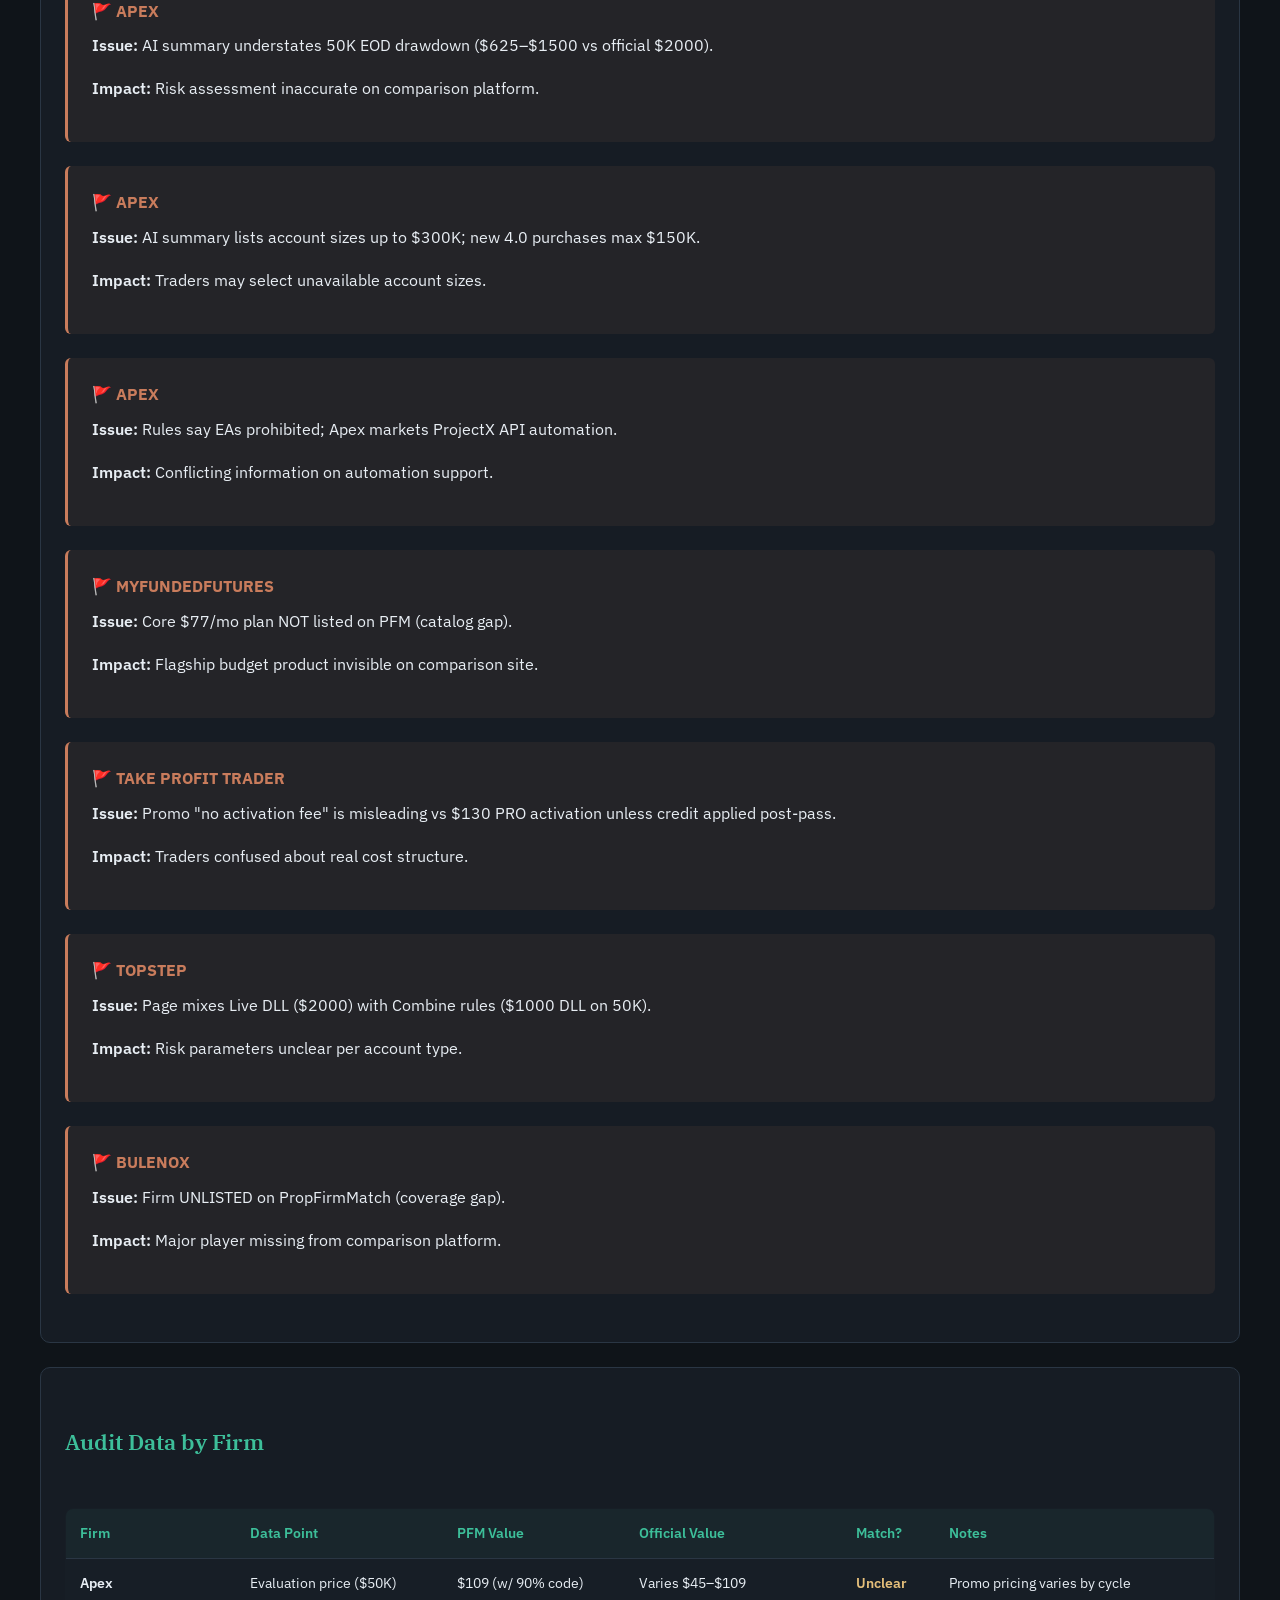
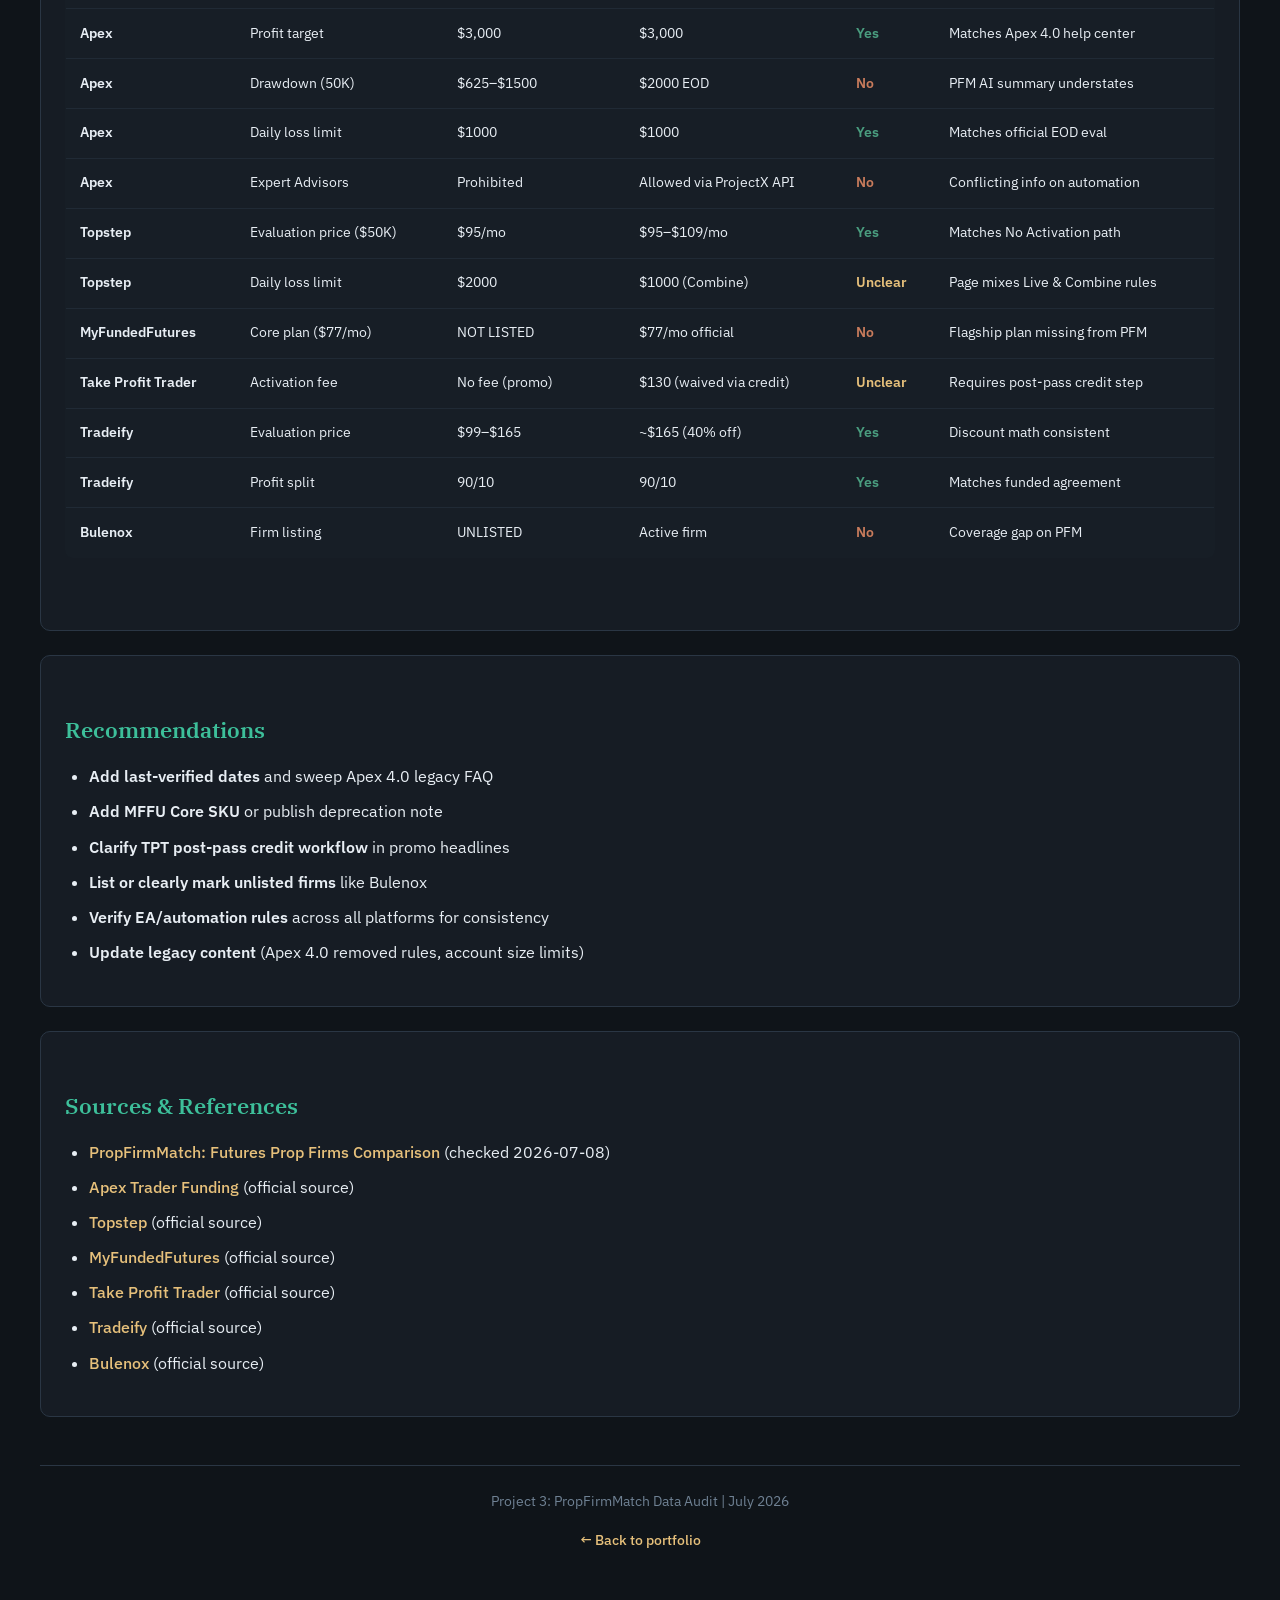
<file: project-3-data-audit.html>
<!DOCTYPE html>
<html lang="en">
<head>
  <meta charset="UTF-8" />
  <meta name="viewport" content="width=device-width, initial-scale=1" />
  <title>Project 3: PropFirmMatch Data Audit</title>
  <link rel="preconnect" href="https://fonts.googleapis.com" />
  <link rel="preconnect" href="https://fonts.gstatic.com" crossorigin />
  <link href="https://fonts.googleapis.com/css2?family=IBM+Plex+Sans:wght@400;500;600&family=IBM+Plex+Serif:wght@500;600&display=swap" rel="stylesheet" />
  <style>
    :root {
      --bg: #0f1419;
      --panel: #171e26;
      --ink: #e8eef4;
      --muted: #9aabbc;
      --line: #2a3644;
      --accent: #3dbf9a;
      --warn: #e6c07b;
      --success: #4a9d7f;
      --alert: #c97c5c;
    }

    * { box-sizing: border-box; }

    html, body {
      margin: 0;
      padding: 0;
      background: radial-gradient(1200px 600px at 10% -10%, #1a2a33 0%, transparent 55%), 
                  radial-gradient(900px 500px at 100% 0%, #182419 0%, transparent 50%), 
                  var(--bg);
      color: var(--ink);
      font-family: "IBM Plex Sans", system-ui, sans-serif;
      line-height: 1.6;
    }

    .page {
      width: min(1200px, calc(100% - 2rem));
      margin: 0 auto;
      padding: 2.5rem 0 4rem;
    }

    header {
      border-bottom: 1px solid var(--line);
      padding-bottom: 2rem;
      margin-bottom: 2rem;
    }

    .nav-back {
      display: inline-block;
      margin-bottom: 1rem;
      color: var(--accent);
      text-decoration: none;
      font-weight: 500;
    }

    .nav-back:hover { text-decoration: underline; }

    h1 {
      margin: 0 0 0.5rem;
      font-family: "IBM Plex Serif", Georgia, serif;
      font-weight: 600;
      font-size: clamp(2rem, 4vw, 2.5rem);
      line-height: 1.15;
    }

    .meta-line {
      color: var(--muted);
      font-size: 0.95rem;
      margin: 0;
    }

    h2 {
      margin: 2rem 0 1rem;
      font-family: "IBM Plex Serif", Georgia, serif;
      font-size: 1.4rem;
      font-weight: 600;
      color: var(--accent);
    }

    h3 {
      margin: 1.5rem 0 0.75rem;
      font-family: "IBM Plex Serif", Georgia, serif;
      font-size: 1.1rem;
      font-weight: 600;
    }

    p {
      margin: 0 0 1rem;
      line-height: 1.7;
    }

    .section {
      background: color-mix(in srgb, var(--panel) 88%, transparent);
      border: 1px solid var(--line);
      border-radius: 10px;
      padding: 1.5rem;
      margin-bottom: 1.5rem;
    }

    ul {
      margin: 0 0 1rem;
      padding-left: 1.5rem;
    }

    li {
      margin-bottom: 0.6rem;
      line-height: 1.6;
    }

    .stats-grid {
      display: grid;
      grid-template-columns: repeat(auto-fit, minmax(200px, 1fr));
      gap: 1rem;
      margin: 1.5rem 0;
    }

    .stat-card {
      background: var(--panel);
      border: 1px solid var(--line);
      border-radius: 8px;
      padding: 1.25rem;
      text-align: center;
    }

    .stat-number {
      font-size: 2rem;
      font-weight: 600;
      color: var(--accent);
      margin-bottom: 0.5rem;
    }

    .stat-label {
      color: var(--muted);
      font-size: 0.9rem;
    }

    table {
      width: 100%;
      border-collapse: collapse;
      margin: 1.5rem 0;
      background: var(--panel);
      border: 1px solid var(--line);
      border-radius: 8px;
      overflow: hidden;
      font-size: 0.85rem;
    }

    th {
      background: color-mix(in srgb, var(--panel) 95%, var(--accent));
      color: var(--accent);
      padding: 0.85rem;
      text-align: left;
      font-weight: 600;
      border-bottom: 1px solid var(--line);
    }

    td {
      padding: 0.85rem;
      border-bottom: 1px solid rgba(42, 54, 68, 0.5);
    }

    tr:last-child td { border-bottom: none; }

    tbody tr:hover {
      background: color-mix(in srgb, var(--panel) 95%, transparent);
    }

    .match-yes {
      color: var(--success);
      font-weight: 600;
    }

    .match-no {
      color: var(--alert);
      font-weight: 600;
    }

    .match-unclear {
      color: var(--warn);
      font-weight: 600;
    }

    .callout {
      background: rgba(61, 191, 154, 0.08);
      border-left: 3px solid var(--accent);
      padding: 1.5rem;
      margin: 1.5rem 0;
      border-radius: 6px;
    }

    .callout h4 {
      margin: 0 0 0.5rem;
      color: var(--accent);
      font-size: 1rem;
    }

    .callout-warning {
      background: rgba(201, 124, 92, 0.08);
      border-left-color: var(--alert);
    }

    .callout-warning h4 {
      color: var(--alert);
    }

    strong {
      color: var(--ink);
      font-weight: 600;
    }

    a {
      color: var(--warn);
      text-decoration: none;
      font-weight: 500;
    }

    a:hover { text-decoration: underline; }

    footer {
      margin-top: 3rem;
      padding-top: 1.5rem;
      border-top: 1px solid var(--line);
      text-align: center;
      color: #6f8193;
      font-size: 0.85rem;
    }

    .table-scroll {
      overflow-x: auto;
      margin: 1.5rem 0;
      border-radius: 8px;
    }

    @media (max-width: 768px) {
      .page { width: min(100%, calc(100% - 1rem)); }
      h1 { font-size: 1.6rem; }
      table { font-size: 0.75rem; }
      th, td { padding: 0.6rem; }
      .stats-grid { grid-template-columns: repeat(2, 1fr); }
    }
  </style>
</head>
<body>
  <div class="page">
    <header>
      <a href="index.html" class="nav-back">← Back to portfolio</a>
      <h1>Project 3: PropFirmMatch Data Audit</h1>
      <p class="meta-line">By: James M. Doyle | Date: 2026-07-08</p>
    </header>

    <section class="section">
      <h2>What I Audited</h2>
      <p>Compared PropFirmMatch listings against official firm websites and help centers for six futures prop firms (Apex, Topstep, MyFundedFutures, Take Profit Trader, Tradeify, Bulenox). Eight core fields per firm plus legacy/coverage checks.</p>
    </section>

    <section class="section">
      <h2>Research Methodology (3 Loops)</h2>
      <ul>
        <li><strong>Loop 1 — PFM capture via WebFetch</strong> (curl blocked by Cloudflare)</li>
        <li><strong>Loop 2 — Official verification</strong> against help centers and pricing pages</li>
        <li><strong>Loop 3 — Discrepancy hunt</strong> for stale Apex 4.0 content, missing SKUs, unlisted firms, misleading promos</li>
      </ul>

      <div class="callout">
        <h4>3-Loop Verification Process</h4>
        <p>Each discrepancy was cross-checked through three independent sources: PropFirmMatch platform, official firm websites, and user-reported data from help centers. This ensures accuracy and identifies gaps in coverage.</p>
      </div>
    </section>

    <section class="section">
      <h2>Summary of Results</h2>
      
      <div class="stats-grid">
        <div class="stat-card">
          <div class="stat-number">50</div>
          <div class="stat-label">Total checks</div>
        </div>
        <div class="stat-card">
          <div class="stat-number">28</div>
          <div class="stat-label">Matched (Yes)</div>
        </div>
        <div class="stat-card">
          <div class="stat-number">13</div>
          <div class="stat-label">Differed (No)</div>
        </div>
        <div class="stat-card">
          <div class="stat-number">6</div>
          <div class="stat-label">Unclear</div>
        </div>
        <div class="stat-card">
          <div class="stat-number">3</div>
          <div class="stat-label">N/A</div>
        </div>
      </div>

      <p style="text-align: center; color: var(--muted); margin-top: 1rem;">
        <strong>Match rate: 56%</strong> (28 of 50 checks fully aligned)
      </p>
    </section>

    <section class="section">
      <h2>Key Discrepancies Found (Actionable)</h2>

      <div class="callout callout-warning">
        <h4>🚩 APEX</h4>
        <p><strong>Issue:</strong> FAQ still lists REMOVED legacy rules (5:1 risk-reward, 30% consistency). Apex 4.0 uses 50% consistency and removed 5:1 RR.</p>
        <p><strong>Impact:</strong> New traders may be confused by outdated documentation.</p>
      </div>

      <div class="callout callout-warning">
        <h4>🚩 APEX</h4>
        <p><strong>Issue:</strong> AI summary understates 50K EOD drawdown ($625–$1500 vs official $2000).</p>
        <p><strong>Impact:</strong> Risk assessment inaccurate on comparison platform.</p>
      </div>

      <div class="callout callout-warning">
        <h4>🚩 APEX</h4>
        <p><strong>Issue:</strong> AI summary lists account sizes up to $300K; new 4.0 purchases max $150K.</p>
        <p><strong>Impact:</strong> Traders may select unavailable account sizes.</p>
      </div>

      <div class="callout callout-warning">
        <h4>🚩 APEX</h4>
        <p><strong>Issue:</strong> Rules say EAs prohibited; Apex markets ProjectX API automation.</p>
        <p><strong>Impact:</strong> Conflicting information on automation support.</p>
      </div>

      <div class="callout callout-warning">
        <h4>🚩 MYFUNDEDFUTURES</h4>
        <p><strong>Issue:</strong> Core $77/mo plan NOT listed on PFM (catalog gap).</p>
        <p><strong>Impact:</strong> Flagship budget product invisible on comparison site.</p>
      </div>

      <div class="callout callout-warning">
        <h4>🚩 TAKE PROFIT TRADER</h4>
        <p><strong>Issue:</strong> Promo "no activation fee" is misleading vs $130 PRO activation unless credit applied post-pass.</p>
        <p><strong>Impact:</strong> Traders confused about real cost structure.</p>
      </div>

      <div class="callout callout-warning">
        <h4>🚩 TOPSTEP</h4>
        <p><strong>Issue:</strong> Page mixes Live DLL ($2000) with Combine rules ($1000 DLL on 50K).</p>
        <p><strong>Impact:</strong> Risk parameters unclear per account type.</p>
      </div>

      <div class="callout callout-warning">
        <h4>🚩 BULENOX</h4>
        <p><strong>Issue:</strong> Firm UNLISTED on PropFirmMatch (coverage gap).</p>
        <p><strong>Impact:</strong> Major player missing from comparison platform.</p>
      </div>
    </section>

    <section class="section">
      <h2>Audit Data by Firm</h2>
      
      <div class="table-scroll">
        <table>
          <thead>
            <tr>
              <th>Firm</th>
              <th>Data Point</th>
              <th>PFM Value</th>
              <th>Official Value</th>
              <th>Match?</th>
              <th>Notes</th>
            </tr>
          </thead>
          <tbody>
            <tr>
              <td><strong>Apex</strong></td>
              <td>Evaluation price ($50K)</td>
              <td>$109 (w/ 90% code)</td>
              <td>Varies $45–$109</td>
              <td><span class="match-unclear">Unclear</span></td>
              <td>Promo pricing varies by cycle</td>
            </tr>
            <tr>
              <td><strong>Apex</strong></td>
              <td>Profit target</td>
              <td>$3,000</td>
              <td>$3,000</td>
              <td><span class="match-yes">Yes</span></td>
              <td>Matches Apex 4.0 help center</td>
            </tr>
            <tr>
              <td><strong>Apex</strong></td>
              <td>Drawdown (50K)</td>
              <td>$625–$1500</td>
              <td>$2000 EOD</td>
              <td><span class="match-no">No</span></td>
              <td>PFM AI summary understates</td>
            </tr>
            <tr>
              <td><strong>Apex</strong></td>
              <td>Daily loss limit</td>
              <td>$1000</td>
              <td>$1000</td>
              <td><span class="match-yes">Yes</span></td>
              <td>Matches official EOD eval</td>
            </tr>
            <tr>
              <td><strong>Apex</strong></td>
              <td>Expert Advisors</td>
              <td>Prohibited</td>
              <td>Allowed via ProjectX API</td>
              <td><span class="match-no">No</span></td>
              <td>Conflicting info on automation</td>
            </tr>
            <tr>
              <td><strong>Topstep</strong></td>
              <td>Evaluation price ($50K)</td>
              <td>$95/mo</td>
              <td>$95–$109/mo</td>
              <td><span class="match-yes">Yes</span></td>
              <td>Matches No Activation path</td>
            </tr>
            <tr>
              <td><strong>Topstep</strong></td>
              <td>Daily loss limit</td>
              <td>$2000</td>
              <td>$1000 (Combine)</td>
              <td><span class="match-unclear">Unclear</span></td>
              <td>Page mixes Live & Combine rules</td>
            </tr>
            <tr>
              <td><strong>MyFundedFutures</strong></td>
              <td>Core plan ($77/mo)</td>
              <td>NOT LISTED</td>
              <td>$77/mo official</td>
              <td><span class="match-no">No</span></td>
              <td>Flagship plan missing from PFM</td>
            </tr>
            <tr>
              <td><strong>Take Profit Trader</strong></td>
              <td>Activation fee</td>
              <td>No fee (promo)</td>
              <td>$130 (waived via credit)</td>
              <td><span class="match-unclear">Unclear</span></td>
              <td>Requires post-pass credit step</td>
            </tr>
            <tr>
              <td><strong>Tradeify</strong></td>
              <td>Evaluation price</td>
              <td>$99–$165</td>
              <td>~$165 (40% off)</td>
              <td><span class="match-yes">Yes</span></td>
              <td>Discount math consistent</td>
            </tr>
            <tr>
              <td><strong>Tradeify</strong></td>
              <td>Profit split</td>
              <td>90/10</td>
              <td>90/10</td>
              <td><span class="match-yes">Yes</span></td>
              <td>Matches funded agreement</td>
            </tr>
            <tr>
              <td><strong>Bulenox</strong></td>
              <td>Firm listing</td>
              <td>UNLISTED</td>
              <td>Active firm</td>
              <td><span class="match-no">No</span></td>
              <td>Coverage gap on PFM</td>
            </tr>
          </tbody>
        </table>
      </div>
    </section>

    <section class="section">
      <h2>Recommendations</h2>
      <ul>
        <li><strong>Add last-verified dates</strong> and sweep Apex 4.0 legacy FAQ</li>
        <li><strong>Add MFFU Core SKU</strong> or publish deprecation note</li>
        <li><strong>Clarify TPT post-pass credit workflow</strong> in promo headlines</li>
        <li><strong>List or clearly mark unlisted firms</strong> like Bulenox</li>
        <li><strong>Verify EA/automation rules</strong> across all platforms for consistency</li>
        <li><strong>Update legacy content</strong> (Apex 4.0 removed rules, account size limits)</li>
      </ul>
    </section>

    <section class="section">
      <h2>Sources & References</h2>
      <ul>
        <li><a href="https://propfirmmatch.com/futures" target="_blank">PropFirmMatch: Futures Prop Firms Comparison</a> (checked 2026-07-08)</li>
        <li><a href="https://apextraderfunding.com/" target="_blank">Apex Trader Funding</a> (official source)</li>
        <li><a href="https://www.topstep.com/" target="_blank">Topstep</a> (official source)</li>
        <li><a href="https://myfundedfutures.com/" target="_blank">MyFundedFutures</a> (official source)</li>
        <li><a href="https://takeprofittrader.com/" target="_blank">Take Profit Trader</a> (official source)</li>
        <li><a href="https://tradeify.co/" target="_blank">Tradeify</a> (official source)</li>
        <li><a href="https://bulenox.com/" target="_blank">Bulenox</a> (official source)</li>
      </ul>
    </section>

    <footer>
      <p>Project 3: PropFirmMatch Data Audit | July 2026</p>
      <p><a href="index.html">← Back to portfolio</a></p>
    </footer>
  </div>
</body>
</html>
</file>
<file: styles.css>
:root {
    --bg: #0f1419;
    --panel: #171e26;
    --ink: #e8eef4;
    --muted: #9aabbc;
    --line: #2a3644;
    --accent: #3dbf9a;
    --accent-ink: #071407;
    --warn: #e6c07b;
    --success: #4a9d7f;
    --surface: color-mix(in srgb, var(--panel) 88%, transparent);
}

* { box-sizing: border-box; }

html, body {
    margin: 0;
    padding: 0;
    background:
        radial-gradient(1200px 600px at 10% -10%, #1a2a33 0%, transparent 55%),
        radial-gradient(900px 500px at 100% 0%, #182419 0%, transparent 50%),
        var(--bg);
    color: var(--ink);
    font-family: "IBM Plex Sans", system-ui, sans-serif;
    line-height: 1.55;
}

.page {
    width: min(900px, calc(100% - 2rem));
    margin: 0 auto;
    padding: 2.5rem 0 4rem;
}

/* ===== HERO SECTION ===== */
.hero {
    border-bottom: 1px solid var(--line);
    padding-bottom: 2rem;
    margin-bottom: 2.5rem;
}

.eyebrow {
    margin: 0 0 0.5rem;
    color: var(--accent);
    text-transform: uppercase;
    letter-spacing: 0.08em;
    font-size: 0.75rem;
    font-weight: 600;
}

h1 {
    margin: 0 0 0.75rem;
    font-family: "IBM Plex Serif", Georgia, serif;
    font-weight: 600;
    font-size: clamp(2.2rem, 5vw, 3rem);
    line-height: 1.15;
    color: var(--ink);
}

h2 {
    margin: 0 0 0.75rem;
    font-family: "IBM Plex Serif", Georgia, serif;
    font-size: 1.5rem;
    font-weight: 600;
    color: var(--ink);
}

h3 {
    margin: 0 0 0.5rem;
    font-family: "IBM Plex Serif", Georgia, serif;
    font-size: 1.2rem;
    font-weight: 600;
    color: var(--ink);
}

h4 {
    margin: 0 0 0.5rem;
    font-family: "IBM Plex Sans", system-ui, sans-serif;
    font-size: 1rem;
    font-weight: 600;
    color: var(--accent);
}

.lede {
    margin: 0 0 1rem;
    color: var(--muted);
    font-size: 1.05rem;
    max-width: 70ch;
    line-height: 1.65;
}

.meta {
    margin: 0 0 1.5rem;
    color: var(--muted);
    font-size: 0.95rem;
    line-height: 1.6;
}

.meta a {
    color: var(--accent);
    font-weight: 500;
    text-decoration: none;
}

.meta a:hover {
    text-decoration: underline;
}

.cta-row {
    display: flex;
    flex-wrap: wrap;
    gap: 0.65rem;
}

.btn {
    display: inline-block;
    padding: 0.65rem 0.95rem;
    border: 1px solid var(--line);
    border-radius: 6px;
    background: var(--panel);
    color: var(--ink);
    text-decoration: none;
    font-weight: 500;
    font-size: 0.92rem;
    transition: all 0.2s ease;
}

.btn.primary {
    background: var(--accent);
    border-color: var(--accent);
    color: var(--accent-ink);
}

.btn:hover {
    filter: brightness(1.08);
    border-color: var(--accent);
}

/* ===== SUMMARY CARD ===== */
.summary-card {
    background: var(--surface);
    border: 1px solid var(--line);
    border-radius: 12px;
    padding: 1.75rem;
    margin-bottom: 2rem;
}

.summary-intro {
    color: var(--muted);
    margin: 0 0 1.25rem;
    font-size: 1rem;
}

.achievements {
    display: grid;
    grid-template-columns: repeat(auto-fit, minmax(250px, 1fr));
    gap: 1.25rem;
    margin-bottom: 1.75rem;
}

.achievement {
    padding: 1rem;
    background: rgba(61, 191, 154, 0.05);
    border-left: 3px solid var(--accent);
    border-radius: 6px;
}

.achievement strong {
    color: var(--accent);
    display: block;
    margin-bottom: 0.5rem;
    font-size: 1rem;
}

.achievement p {
    margin: 0;
    color: var(--muted);
    font-size: 0.95rem;
    line-height: 1.5;
}

.metric-pills {
    display: flex;
    flex-wrap: wrap;
    gap: 0.75rem;
    margin-bottom: 1.5rem;
}

.pill {
    display: inline-block;
    padding: 0.4rem 0.75rem;
    background: rgba(61, 191, 154, 0.1);
    border: 1px solid rgba(61, 191, 154, 0.3);
    border-radius: 20px;
    color: var(--accent);
    font-size: 0.85rem;
    font-weight: 500;
}

.badge-row {
    display: flex;
    flex-wrap: wrap;
    gap: 0.6rem;
}

.badge {
    display: inline-block;
    padding: 0.4rem 0.7rem;
    background: rgba(230, 192, 123, 0.08);
    border: 1px solid rgba(230, 192, 123, 0.25);
    border-radius: 6px;
    color: var(--warn);
    font-size: 0.8rem;
    font-weight: 500;
}

/* ===== REVIEW ORDER ===== */
.review-order {
    background: var(--surface);
    border: 1px solid var(--line);
    border-radius: 12px;
    padding: 1.5rem;
    margin-bottom: 2rem;
}

.steps {
    margin: 1rem 0 0;
    padding-left: 1.4rem;
    color: var(--muted);
}

.steps li {
    margin-bottom: 0.5rem;
}

.steps strong {
    color: var(--ink);
}

.note {
    margin: 1rem 0 0;
    color: var(--muted);
    font-size: 0.9rem;
}

.note a {
    color: var(--accent);
    font-weight: 500;
    text-decoration: none;
}

.note a:hover {
    text-decoration: underline;
}

/* ===== PROJECT GRID ===== */
.projects-grid {
    display: grid;
    grid-template-columns: repeat(auto-fit, minmax(320px, 1fr));
    gap: 1.5rem;
    margin-bottom: 2.5rem;
}

.project-card {
    background: var(--surface);
    border: 1px solid var(--line);
    border-radius: 12px;
    padding: 1.5rem;
    display: flex;
    flex-direction: column;
    transition: all 0.2s ease;
}

.project-card:hover {
    border-color: var(--accent);
    background: color-mix(in srgb, var(--panel) 95%, transparent);
}

.project-header {
    margin-bottom: 1.25rem;
    border-bottom: 1px solid rgba(61, 191, 154, 0.2);
    padding-bottom: 1rem;
}

.project-header h3 {
    margin: 0 0 0.5rem;
}

.project-tag {
    display: inline-block;
    padding: 0.25rem 0.6rem;
    background: rgba(61, 191, 154, 0.1);
    border-radius: 4px;
    color: var(--accent);
    font-size: 0.75rem;
    font-weight: 600;
    text-transform: uppercase;
    letter-spacing: 0.05em;
}

.project-section {
    margin-bottom: 1.25rem;
}

.project-section h4 {
    margin: 0 0 0.5rem;
}

.project-section p {
    margin: 0;
    color: var(--muted);
    font-size: 0.95rem;
    line-height: 1.6;
}

.project-section strong {
    color: var(--ink);
}

.callout {
    background: rgba(61, 191, 154, 0.05);
    border-left: 3px solid var(--accent);
    border-radius: 6px;
    padding: 0.9rem;
    margin: 1.25rem 0;
    font-size: 0.9rem;
    color: var(--muted);
    line-height: 1.5;
}

.callout strong {
    color: var(--accent);
}

.project-downloads {
    margin-top: auto;
    padding-top: 1.25rem;
    border-top: 1px solid rgba(61, 191, 154, 0.15);
}

.download-label {
    display: block;
    font-size: 0.85rem;
    color: var(--muted);
    margin-bottom: 0.6rem;
    font-weight: 500;
}

.download-link {
    display: inline-block;
    margin-right: 0.75rem;
    margin-bottom: 0.6rem;
    padding: 0.4rem 0.65rem;
    background: rgba(230, 192, 123, 0.08);
    border: 1px solid rgba(230, 192, 123, 0.25);
    border-radius: 4px;
    color: var(--warn);
    text-decoration: none;
    font-size: 0.85rem;
    font-weight: 500;
    transition: all 0.2s ease;
}

.download-link:hover {
    background: rgba(230, 192, 123, 0.12);
    border-color: rgba(230, 192, 123, 0.4);
}

/* ===== DOWNLOADS SECTION ===== */
.downloads-section {
    background: var(--surface);
    border: 1px solid var(--line);
    border-radius: 12px;
    padding: 1.75rem;
    margin-bottom: 2.5rem;
}

.downloads-section p {
    color: var(--muted);
    margin: 0 0 1.5rem;
}

.downloads-grid {
    display: grid;
    grid-template-columns: repeat(auto-fit, minmax(240px, 1fr));
    gap: 1.5rem;
}

.download-group {
    padding: 1rem;
    background: rgba(61, 191, 154, 0.03);
    border: 1px solid rgba(61, 191, 154, 0.15);
    border-radius: 8px;
}

.download-group h3 {
    margin: 0 0 1rem;
    font-size: 1.05rem;
    color: var(--ink);
}

.download-list {
    list-style: none;
    margin: 0;
    padding: 0;
}

.download-list li {
    margin-bottom: 0.75rem;
}

.download-list a {
    color: var(--warn);
    text-decoration: none;
    font-weight: 500;
    font-size: 0.9rem;
    transition: all 0.2s ease;
}

.download-list a:hover {
    color: var(--accent);
    text-decoration: underline;
}

/* ===== FOOTER ===== */
footer {
    margin-top: 2.5rem;
    padding-top: 1.5rem;
    border-top: 1px solid var(--line);
    color: #6f8193;
    font-size: 0.85rem;
    text-align: center;
}

footer p {
    margin: 0.5rem 0;
}

footer a {
    color: var(--accent);
    text-decoration: none;
    font-weight: 500;
}

footer a:hover {
    text-decoration: underline;
}

/* ===== RESPONSIVE ===== */
@media (max-width: 768px) {
    .page {
        width: min(100%, calc(100% - 1.25rem));
        padding-top: 1.5rem;
    }

    .hero {
        padding-bottom: 1.5rem;
        margin-bottom: 1.75rem;
    }

    .projects-grid {
        grid-template-columns: 1fr;
        gap: 1.25rem;
    }

    .downloads-grid {
        grid-template-columns: 1fr;
    }

    .achievements {
        grid-template-columns: 1fr;
    }
}

@media (max-width: 560px) {
    .page {
        width: min(100%, calc(100% - 0.75rem));
    }

    h1 {
        font-size: 1.8rem;
    }

    h2 {
        font-size: 1.25rem;
    }

    .cta-row {
        flex-direction: column;
    }

    .btn {
        width: 100%;
        text-align: center;
    }

    .metric-pills {
        gap: 0.5rem;
    }

    .pill {
        font-size: 0.75rem;
        padding: 0.35rem 0.6rem;
    }

    .badge {
        font-size: 0.75rem;
        padding: 0.3rem 0.6rem;
    }
}
</file>
